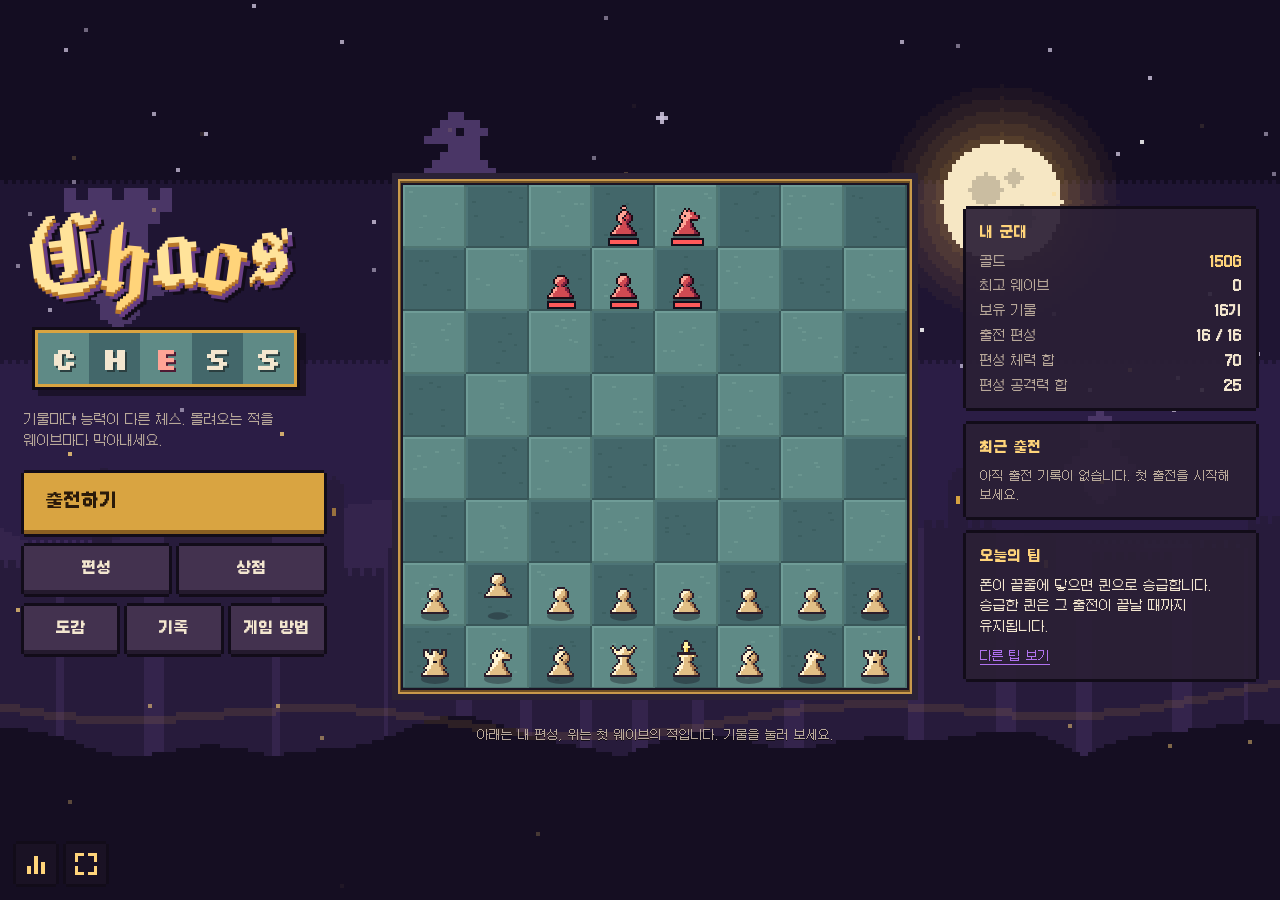
<file: index.html>
<!doctype html>
<html lang="ko">
<head>
  <meta charset="utf-8">
  <meta name="viewport" content="width=device-width, initial-scale=1, viewport-fit=cover">
  <title>Chaos Chess</title>
  <link rel="stylesheet" href="css/style.css?v=20261120034737">
</head>
<body>
  <div id="app">
    <!-- 메인 화면 -->
    <section id="home" class="screen">
      <div class="home-left">
        <h1 class="logo" aria-label="Chaos Chess">
          <span class="logo-chaos" aria-hidden="true"><span style="--r:-7deg;--y:-4px;--d:0.00s">C</span><span style="--r:5deg;--y:6px;--d:0.07s">h</span><span style="--r:-4deg;--y:-2px;--d:0.14s">a</span><span style="--r:8deg;--y:5px;--d:0.21s">o</span><span style="--r:-6deg;--y:-6px;--d:0.28s">s</span></span>
          <span class="logo-chess" aria-hidden="true"><i style="--d:0.45s">C</i><i style="--d:0.51s">H</i><i style="--d:0.57s">E</i><i style="--d:0.63s">S</i><i style="--d:0.69s">S</i></span>
        </h1>
        <p class="tagline">기물마다 능력이 다른 체스. 몰려오는 적을 웨이브마다 막아내세요.</p>
        <nav class="menu">
          <button class="btn btn-main" data-go="battle">출전하기</button>
          <div class="menu-row">
            <button class="btn" data-go="formation">편성</button>
            <button class="btn" data-go="shop">상점</button>
          </div>
          <div class="menu-row">
            <button class="btn" data-go="codex">도감</button>
            <button class="btn" data-go="records">기록</button>
            <button class="btn" data-go="help">게임 방법</button>
          </div>
        </nav>
        <p class="hint" id="home-hint"></p>
      </div>
      <div class="home-center">
        <div class="board-host" id="home-board"></div>
        <p class="caption">아래는 내 편성, 위는 첫 웨이브의 적입니다. 기물을 눌러 보세요.</p>
      </div>
      <aside class="home-right">
        <div class="panel">
          <h3>내 군대</h3>
          <dl class="kv" id="home-army"></dl>
        </div>
        <div class="panel">
          <h3>최근 출전</h3>
          <ol class="recent" id="home-recent"></ol>
        </div>
        <div class="panel tip">
          <h3>오늘의 팁</h3>
          <p id="home-tip"></p>
          <button class="link-btn" id="home-tip-next" data-sfx="select">다른 팁 보기</button>
        </div>
      </aside>
    </section>

    <!-- 상점 -->
    <section id="shop" class="screen" hidden>
      <header class="bar">
        <button class="btn btn-small" data-go="home">돌아가기</button>
        <h2>상점</h2>
        <div class="gold-pill"><span class="coin"></span><b id="shop-gold">0</b></div>
      </header>
      <div class="filters" id="shop-filters"></div>
      <div class="shop-grid" id="shop-grid"></div>
    </section>

    <!-- 편성 -->
    <section id="formation" class="screen" hidden>
      <header class="bar">
        <button class="btn btn-small" data-go="home">돌아가기</button>
        <h2>편성</h2>
        <div class="gold-pill"><span class="coin"></span><b id="form-gold">0</b></div>
      </header>
      <p class="sub">위가 앞줄, 아래가 뒷줄입니다. 기물을 고른 뒤 칸을 누르면 배치됩니다. 배치된 기물끼리는 자리가 바뀝니다.</p>
      <div class="form-layout">
        <div class="form-main">
          <div class="form-board" id="form-board"></div>
          <div class="form-tools">
            <span id="form-count"></span>
            <button class="btn btn-small" id="form-unplace" disabled>빼기</button>
            <button class="btn btn-small btn-warn" id="form-sell" disabled>판매</button>
            <button class="btn btn-small" id="form-auto">자동 편성</button>
          </div>
          <div class="panel">
            <h3>편성 요약</h3>
            <div class="form-summary" id="form-summary"></div>
          </div>
        </div>
        <div class="form-side">
          <h3 class="roster-title">대기 중인 기물</h3>
          <div class="roster" id="form-roster"></div>
          <div class="detail" id="form-detail"></div>
        </div>
      </div>
    </section>

    <!-- 도감 -->
    <section id="codex" class="screen" hidden>
      <header class="bar">
        <button class="btn btn-small" data-go="home">돌아가기</button>
        <h2>도감</h2>
        <div class="gold-pill" id="codex-count"></div>
      </header>
      <div class="filters" id="codex-filters"></div>
      <div class="codex-layout">
        <div class="codex-grid" id="codex-grid"></div>
        <article class="codex-detail panel" id="codex-detail"></article>
      </div>
    </section>

    <!-- 기록 -->
    <section id="records" class="screen" hidden>
      <header class="bar">
        <button class="btn btn-small" data-go="home">돌아가기</button>
        <h2>기록</h2>
        <div class="gold-pill"><span class="coin"></span><b id="records-gold">0</b></div>
      </header>
      <div class="tiles" id="records-tiles"></div>
      <div class="records-layout">
        <div class="panel">
          <h3>출전 이력</h3>
          <ol class="history" id="records-history"></ol>
        </div>
        <div class="panel">
          <h3>가장 많이 쓴 기물</h3>
          <ol class="favorites" id="records-army"></ol>
        </div>
      </div>
    </section>

    <!-- 게임 방법 -->
    <section id="help" class="screen" hidden>
      <header class="bar">
        <button class="btn btn-small" data-go="home">돌아가기</button>
        <h2>게임 방법</h2>
      </header>
      <div class="help-grid" id="help-grid"></div>
    </section>

    <!-- 전투 -->
    <section id="battle" class="screen" hidden>
      <header class="bar battle-bar">
        <button class="btn btn-small" id="btn-retreat">귀환</button>
        <div class="wave-tag" id="wave-tag">웨이브 1</div>
        <div class="turn-tag" id="turn-tag">나의 차례</div>
        <div class="gold-pill"><span class="coin"></span><b id="battle-gold">0</b></div>
      </header>
      <div class="wave-strip" id="wave-strip"></div>
      <div class="battle-main">
        <aside class="side side-left">
          <div class="panel roster-panel">
            <h3>아군 <span id="ally-count"></span></h3>
            <ul class="unit-list" id="ally-list"></ul>
          </div>
        </aside>
        <div class="board-host" id="battle-board">
          <div class="banner" id="banner" hidden></div>
        </div>
        <aside class="side">
          <div class="unit-card" id="unit-card"><p class="muted">기물을 누르면 정보가 나옵니다.</p></div>
          <div class="side-actions">
            <button class="btn btn-main" id="btn-next-wave" hidden>다음 웨이브 시작</button>
            <button class="btn btn-small" id="btn-pass">턴 넘기기</button>
            <button class="btn btn-small toggle" id="btn-threat" aria-pressed="false" title="적이 다음 턴에 공격할 수 있는 내 기물 표시 (T)">위협 범위</button>
            <button class="btn btn-small" id="btn-speed" title="연출 속도 (S)">속도 1배</button>
          </div>
          <div class="panel roster-panel">
            <h3>적 <span id="enemy-count"></span></h3>
            <ul class="unit-list enemy" id="enemy-list"></ul>
          </div>
          <ol class="log" id="log"></ol>
        </aside>
      </div>
      <div class="action-menu" id="action-menu" hidden></div>
    </section>

    <button class="fs-btn" id="fs-btn" aria-label="전체화면" data-sfx="click"><i></i><i></i><i></i><i></i></button>
    <button class="sound-btn" id="sound-btn" aria-label="소리 설정" data-sfx="none"><i></i><i></i><i></i></button>
    <div class="sound-panel" id="sound-panel" hidden>
      <label>배경음악 <input type="range" id="vol-music" min="0" max="100"></label>
      <label>효과음 <input type="range" id="vol-sfx" min="0" max="100"></label>
      <label class="mute"><input type="checkbox" id="vol-mute"> 소리 끄기</label>
    </div>
    <div class="modal" id="modal" hidden><div class="modal-box" id="modal-box"></div></div>
    <div class="toast" id="toast" hidden></div>
  </div>
  <script type="importmap" id="versions">
{
  "imports": {
    "./js/audio.js": "./js/audio.js?v=20261120034737",
    "./js/data/pieces.js": "./js/data/pieces.js?v=20261120034737",
    "./js/data/waves.js": "./js/data/waves.js?v=20261120034737",
    "./js/fullscreen.js": "./js/fullscreen.js?v=20261120034737",
    "./js/fx/effects.js": "./js/fx/effects.js?v=20261120034737",
    "./js/game/ai.js": "./js/game/ai.js?v=20261120034737",
    "./js/game/battle.js": "./js/game/battle.js?v=20261120034737",
    "./js/main.js": "./js/main.js?v=20261120034737",
    "./js/render/anim.js": "./js/render/anim.js?v=20261120034737",
    "./js/render/backdrop.js": "./js/render/backdrop.js?v=20261120034737",
    "./js/render/board-view.js": "./js/render/board-view.js?v=20261120034737",
    "./js/render/sprites.js": "./js/render/sprites.js?v=20261120034737",
    "./js/save.js": "./js/save.js?v=20261120034737",
    "./js/ui/battle.js": "./js/ui/battle.js?v=20261120034737",
    "./js/ui/common.js": "./js/ui/common.js?v=20261120034737",
    "./js/ui/formation.js": "./js/ui/formation.js?v=20261120034737",
    "./js/ui/pages.js": "./js/ui/pages.js?v=20261120034737",
    "./js/ui/shop.js": "./js/ui/shop.js?v=20261120034737",
    "./js/ui/transition.js": "./js/ui/transition.js?v=20261120034737",
    "./lib/pixelfx/core/act.js": "./lib/pixelfx/core/act.js?v=20261120034737",
    "./lib/pixelfx/core/actor.js": "./lib/pixelfx/core/actor.js?v=20261120034737",
    "./lib/pixelfx/core/chain.js": "./lib/pixelfx/core/chain.js?v=20261120034737",
    "./lib/pixelfx/core/color.js": "./lib/pixelfx/core/color.js?v=20261120034737",
    "./lib/pixelfx/core/font.js": "./lib/pixelfx/core/font.js?v=20261120034737",
    "./lib/pixelfx/core/fx.js": "./lib/pixelfx/core/fx.js?v=20261120034737",
    "./lib/pixelfx/core/index.js": "./lib/pixelfx/core/index.js?v=20261120034737",
    "./lib/pixelfx/core/math.js": "./lib/pixelfx/core/math.js?v=20261120034737",
    "./lib/pixelfx/core/painter.js": "./lib/pixelfx/core/painter.js?v=20261120034737",
    "./lib/pixelfx/core/particles.js": "./lib/pixelfx/core/particles.js?v=20261120034737",
    "./lib/pixelfx/core/poses.js": "./lib/pixelfx/core/poses.js?v=20261120034737",
    "./lib/pixelfx/core/rig.js": "./lib/pixelfx/core/rig.js?v=20261120034737",
    "./lib/pixelfx/core/scene.js": "./lib/pixelfx/core/scene.js?v=20261120034737",
    "./lib/pixelfx/core/shapes.js": "./lib/pixelfx/core/shapes.js?v=20261120034737",
    "./lib/pixelfx/core/sim.js": "./lib/pixelfx/core/sim.js?v=20261120034737"
  }
}
</script>
  <script type="module" src="js/main.js?v=20261120034737"></script>
</body>
</html>
</file>
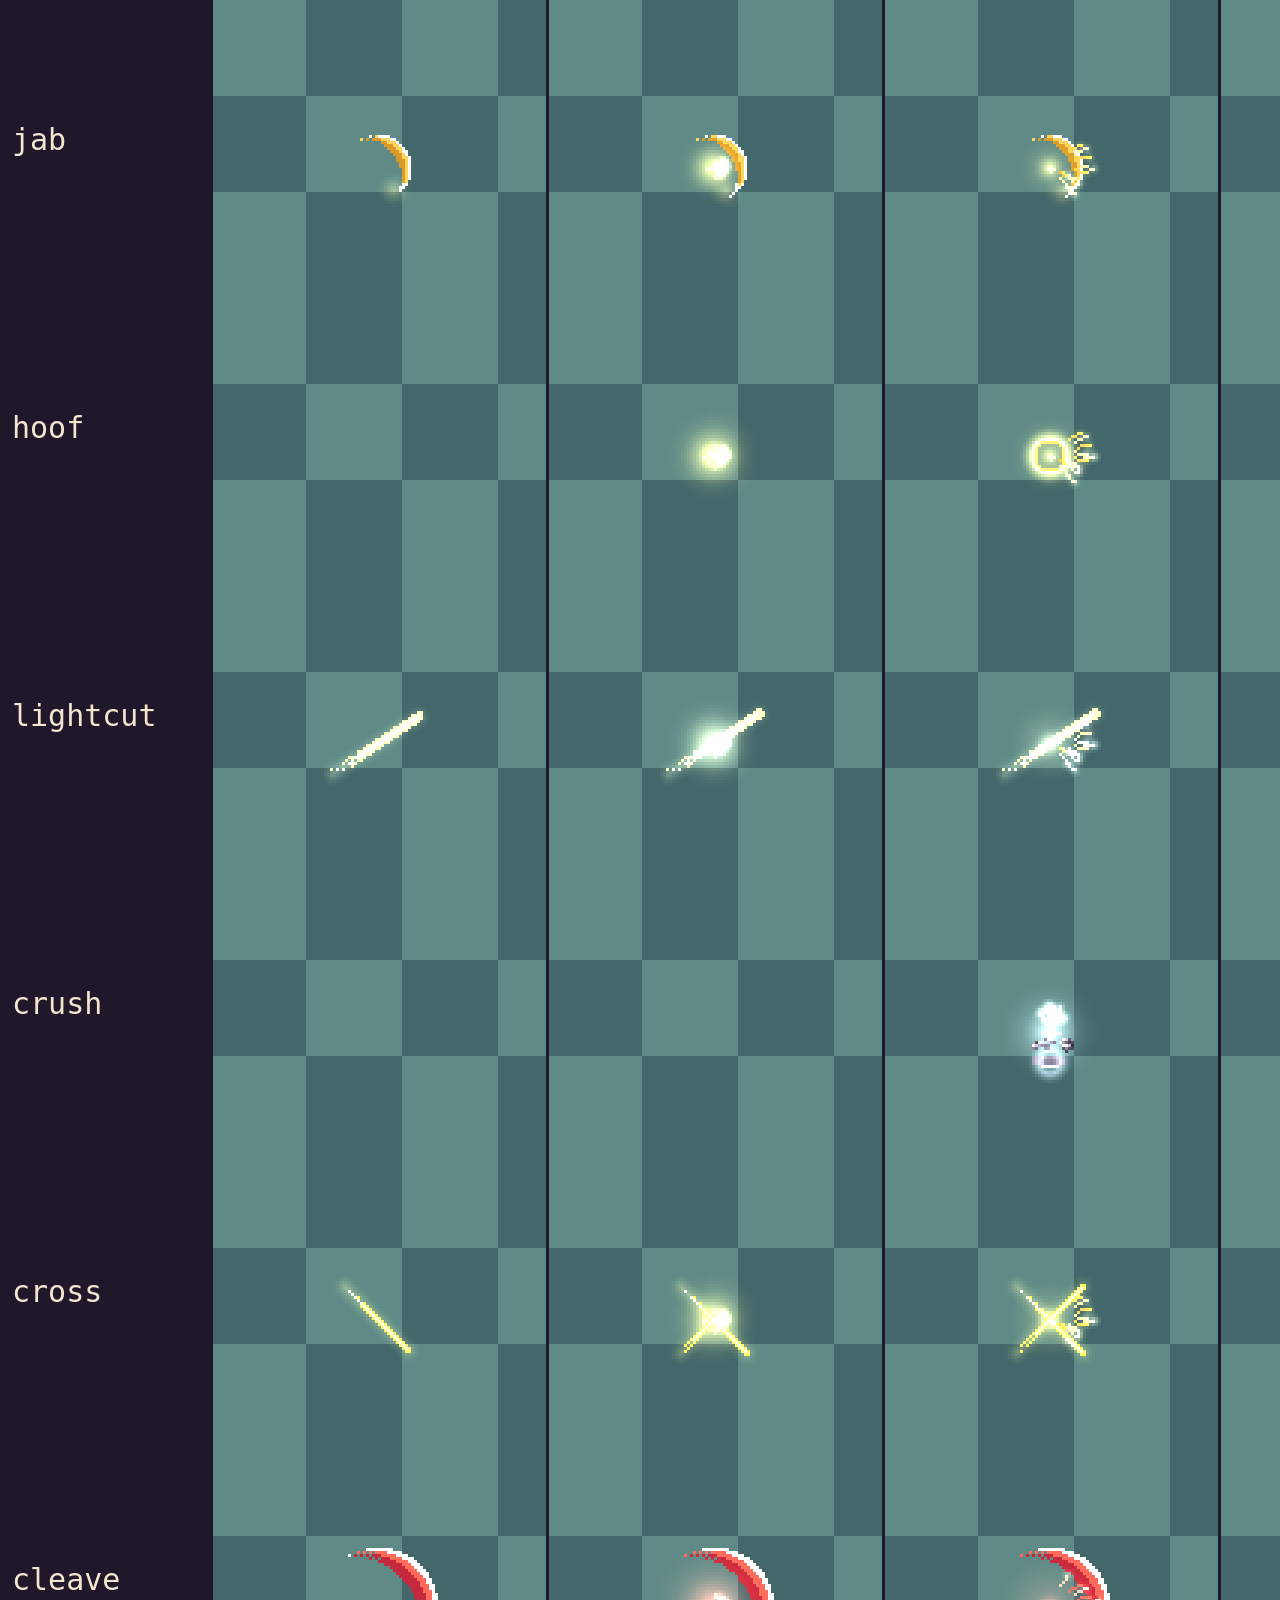
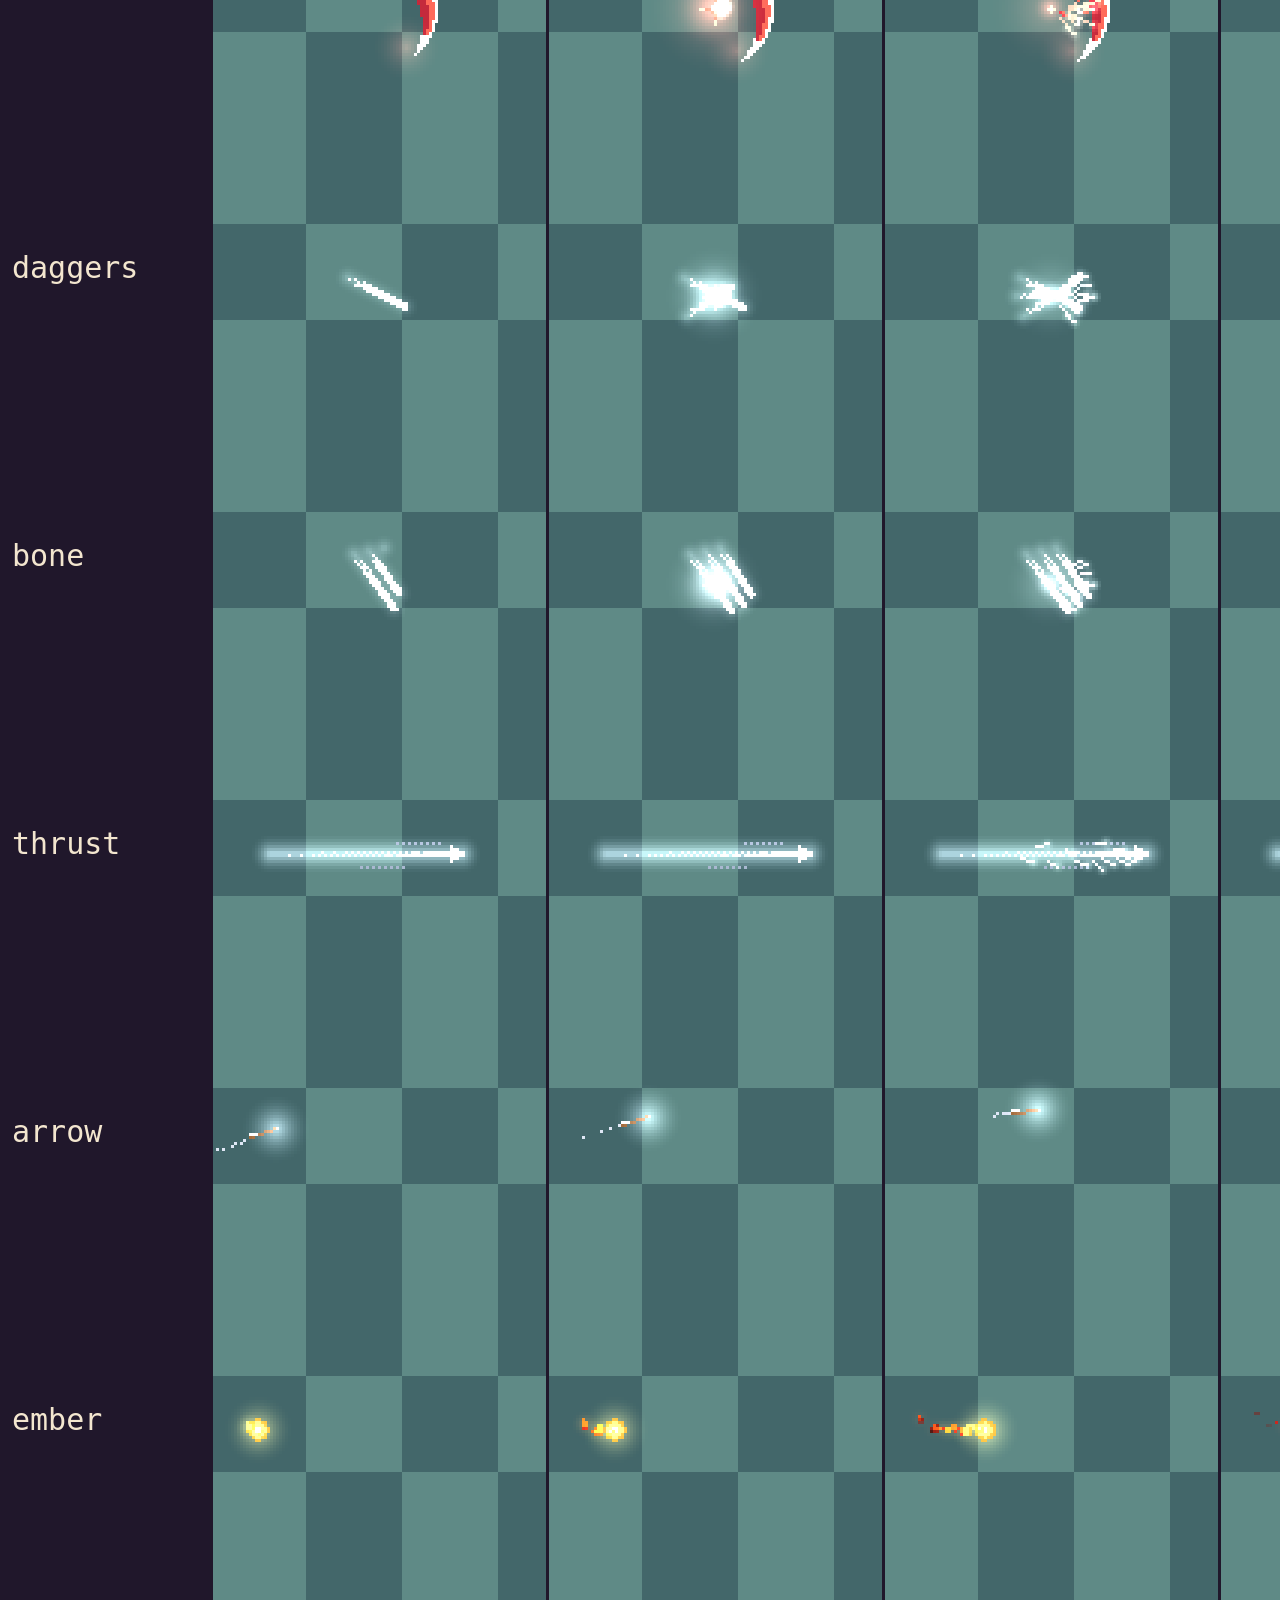
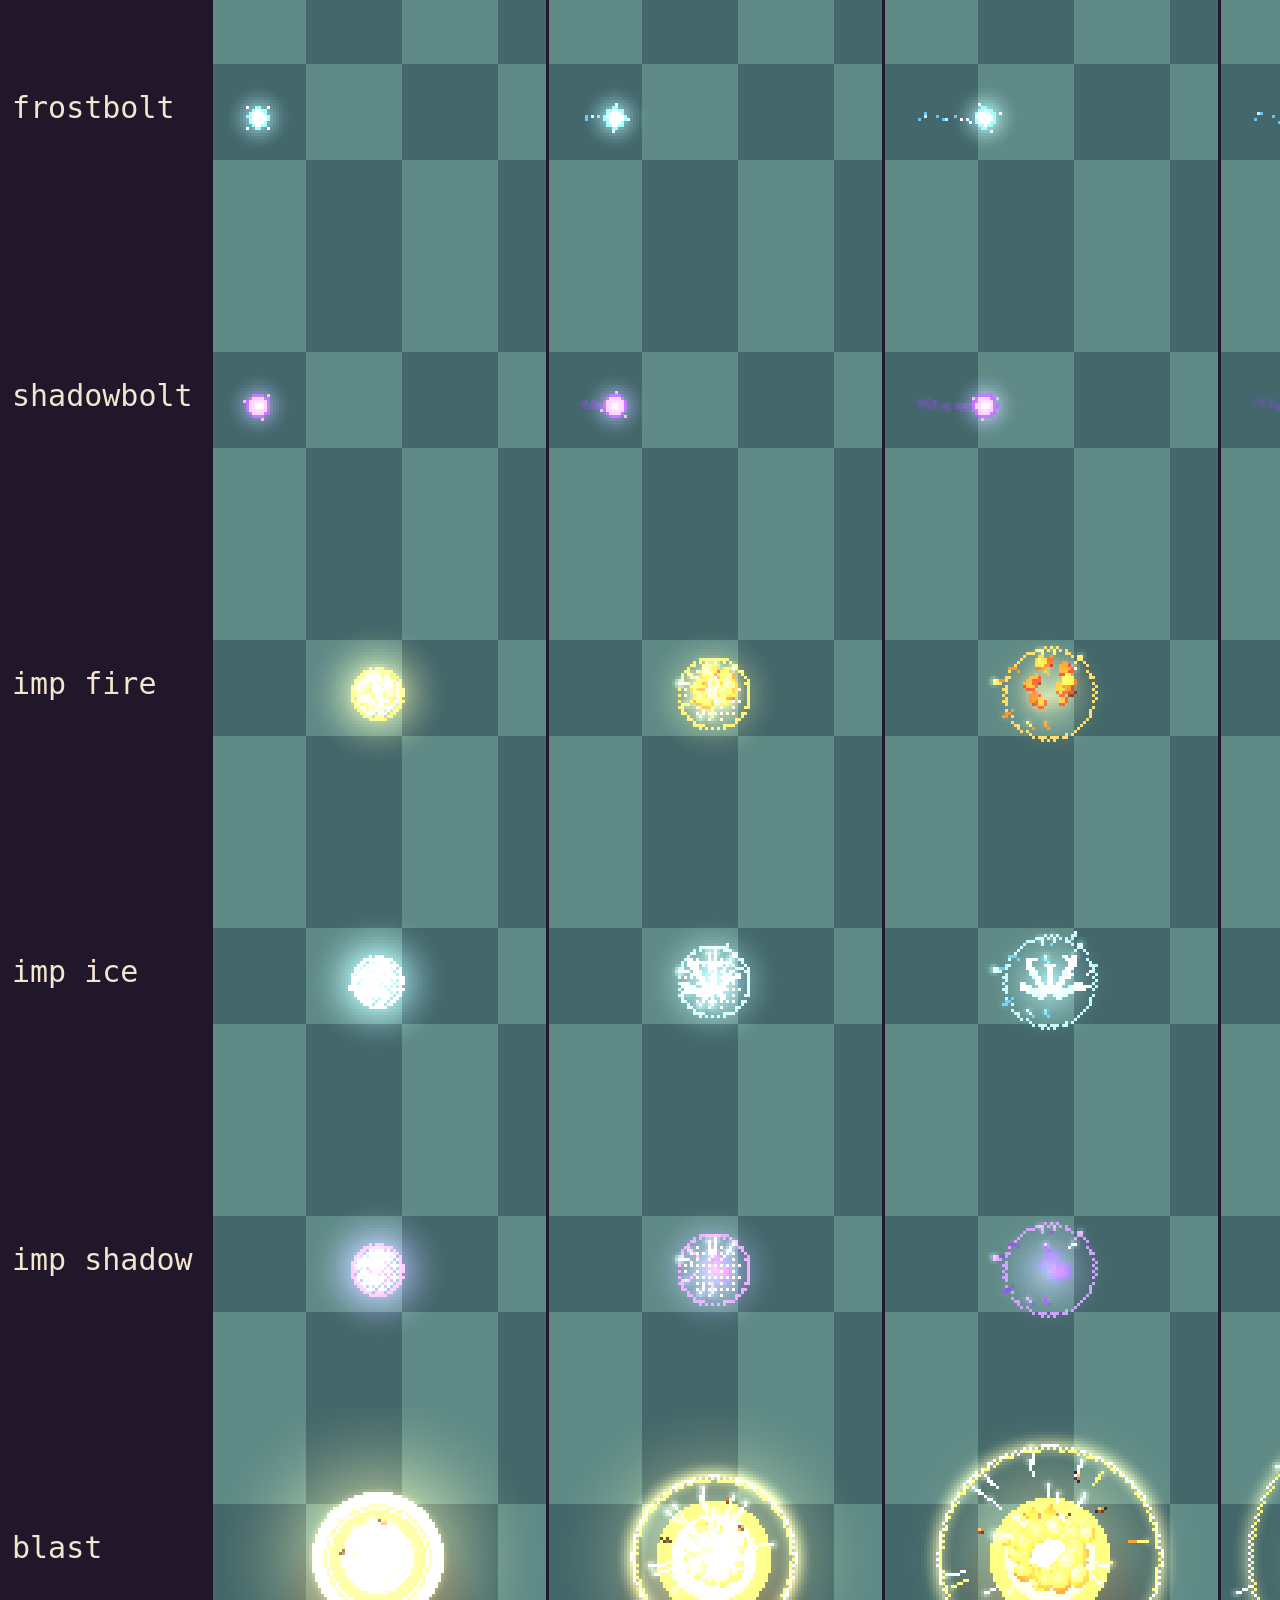
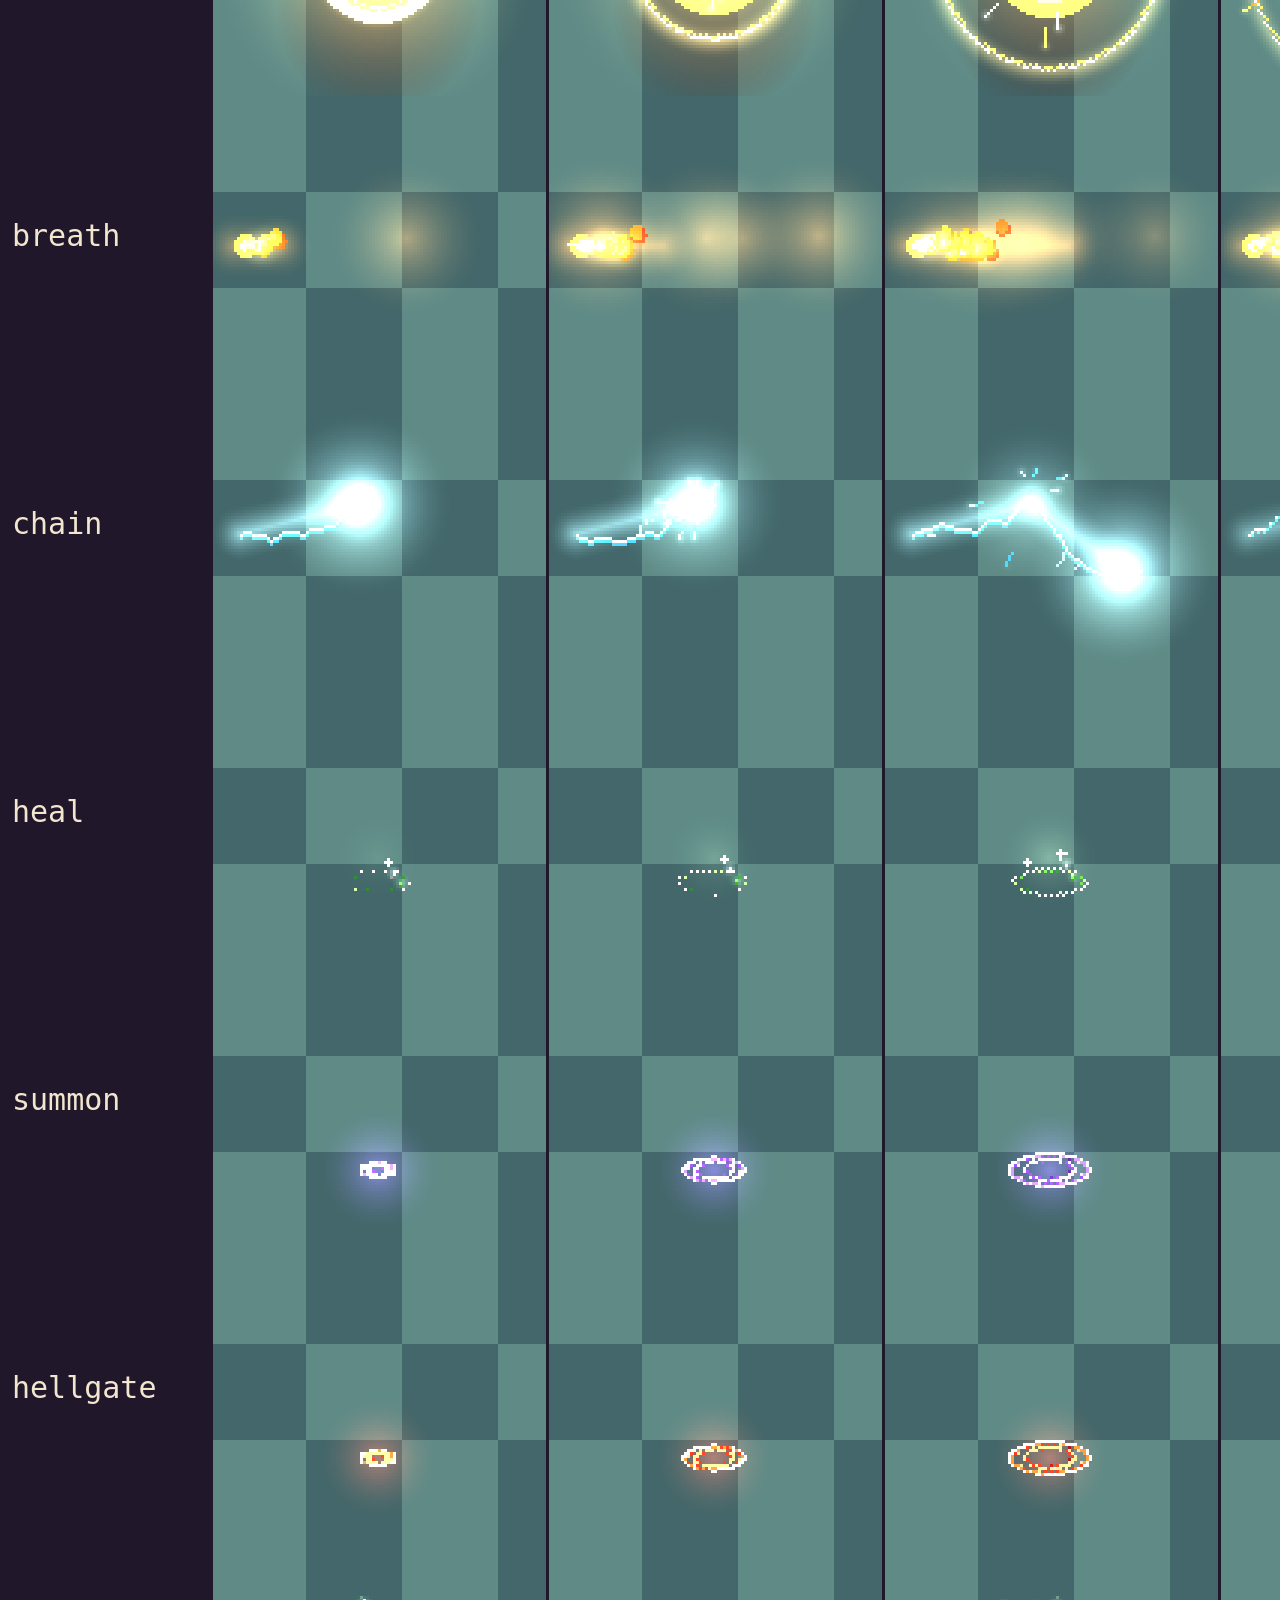
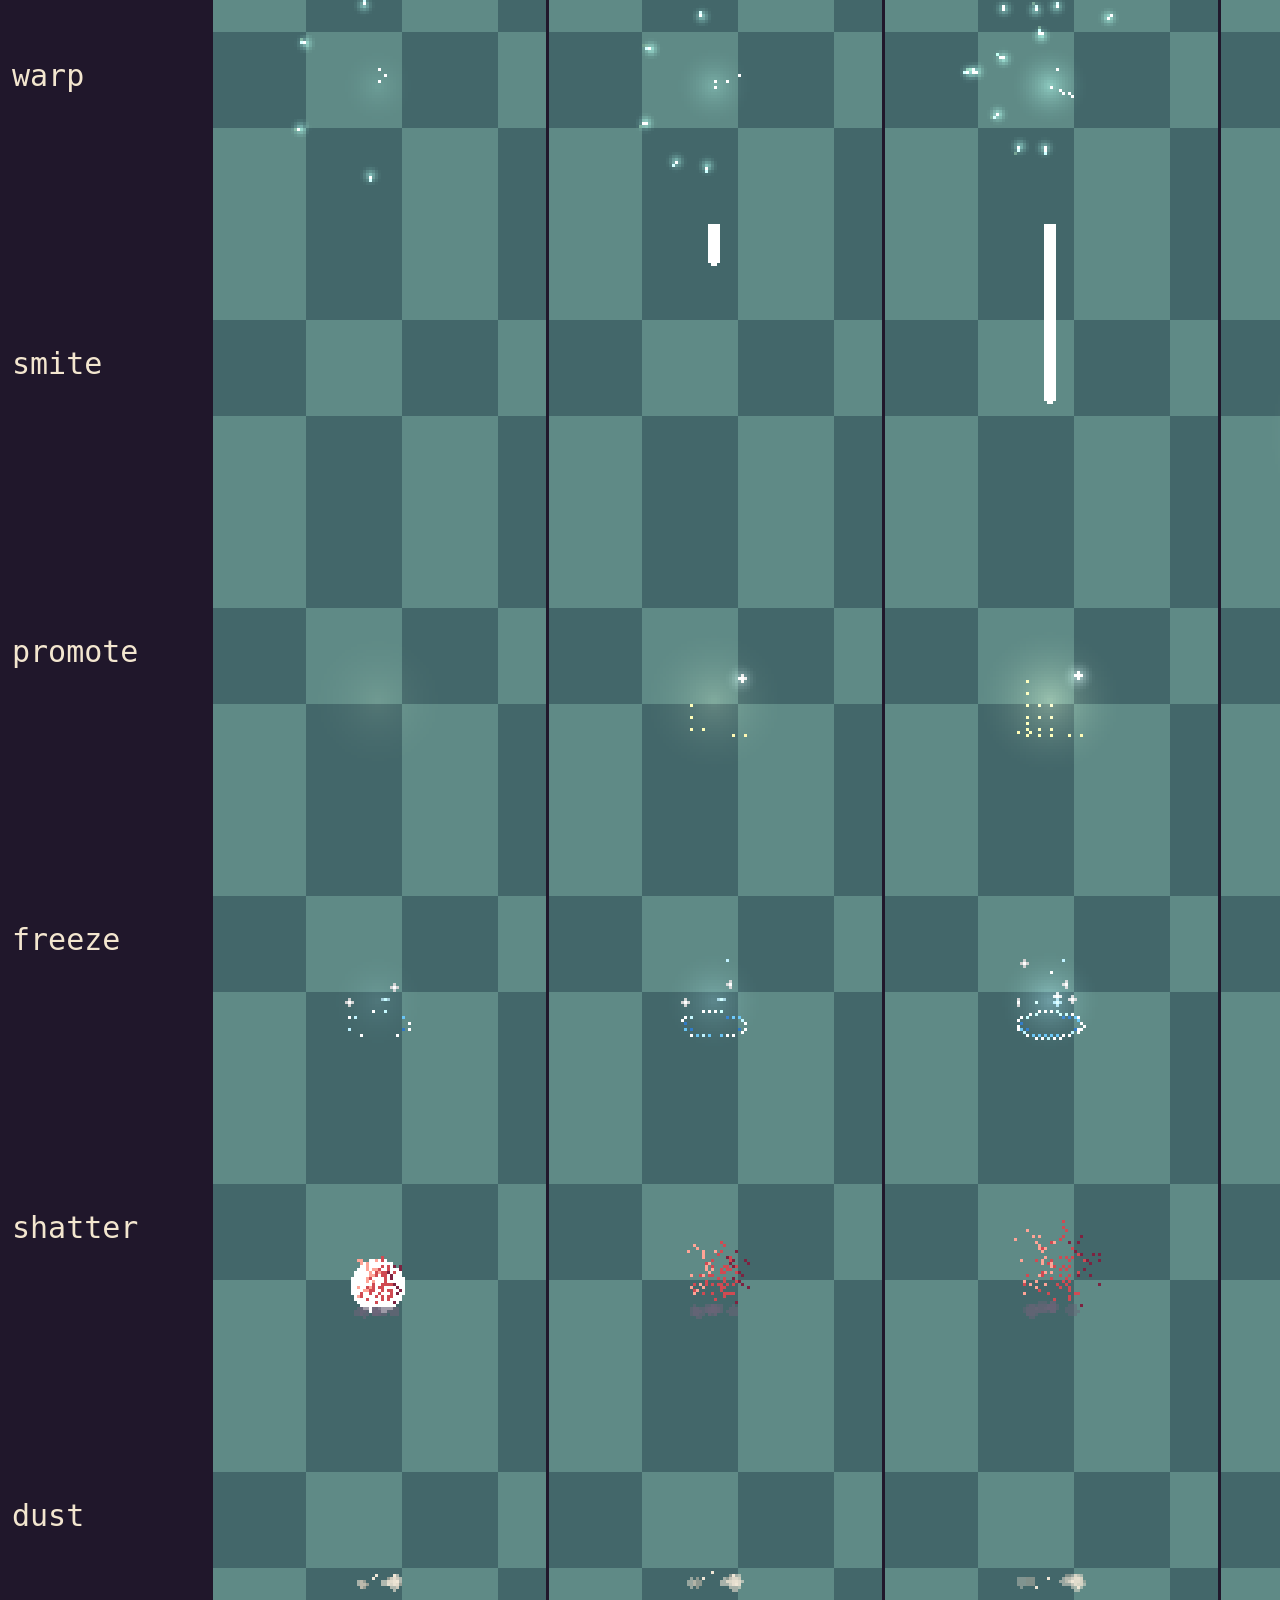
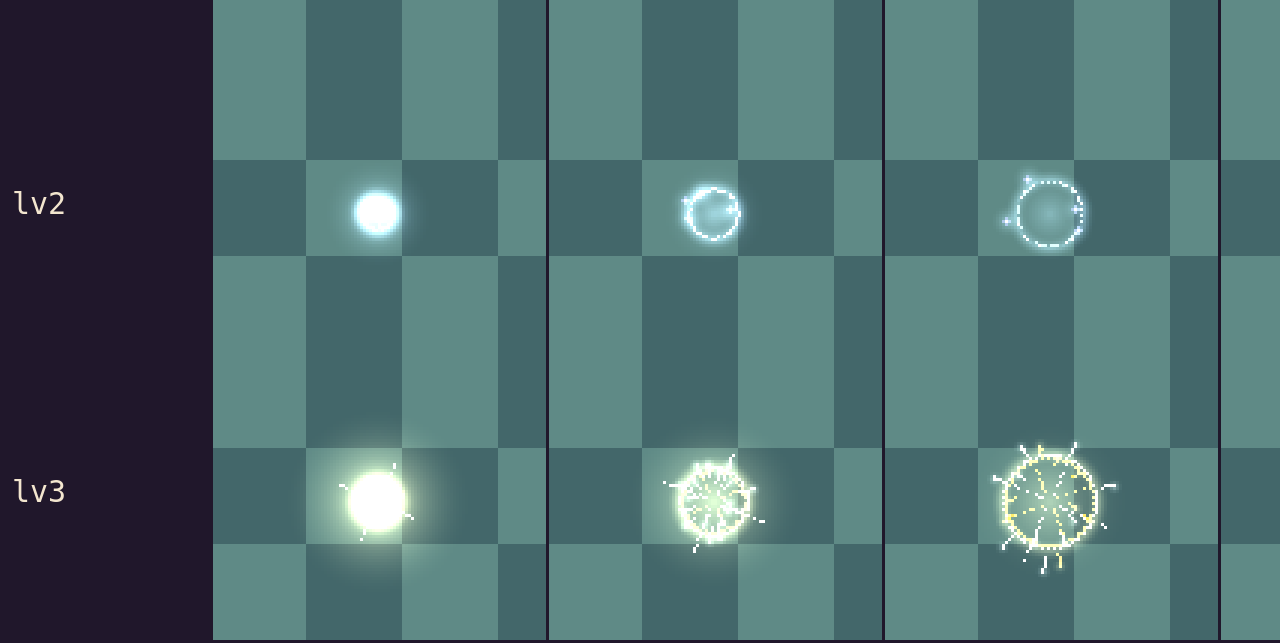
<file: dev/fx.html>
<!doctype html>
<meta charset="utf-8">
<title>FX contact sheet</title>
<body style="background:#20172b;margin:0;color:#f3e6cf;font:12px monospace">
<canvas id="c"></canvas>
<script type="module">
import { createFrame, clearFrame, createFx } from "../lib/pixelfx/core/index.js";
import * as FX from "../js/fx/effects.js";
import { sprite } from "../js/render/sprites.js";

const params = new URLSearchParams(location.search);
const PW = 112, PH = 96, Z = 3;
const TIMES = (params.get("t") ?? "0.04,0.08,0.14,0.22,0.35,0.55,0.8,1.1").split(",").map(Number);
const S = (mod, o, label) => ({ mod, o, label });
const ROWS = [
  S(FX.strike, { style: "arc", palette: FX.PALS.gold, size: 0.75, x: 56, y: 56 }, "jab"),
  S(FX.strike, { style: "ring", palette: FX.PALS.gold, x: 56, y: 56 }, "hoof"),
  S(FX.strike, { style: "line", palette: FX.PALS.holy, x: 56, y: 56 }, "lightcut"),
  S(FX.strike, { style: "slam", palette: FX.PALS.steel, size: 1.1, x: 56, y: 56 }, "crush"),
  S(FX.strike, { style: "cross", palette: FX.PALS.gold, x: 56, y: 56 }, "cross"),
  S(FX.strike, { style: "arc", palette: FX.PALS.blood, size: 1.35, x: 56, y: 56 }, "cleave"),
  S(FX.strike, { style: "triple", palette: FX.PALS.steel, x: 56, y: 56 }, "daggers"),
  S(FX.strike, { style: "claw", palette: FX.PALS.bone, x: 56, y: 56 }, "bone"),
  S(FX.thrust, { x: 14, y: 50, len: 64 }, "thrust"),
  S(FX.projectile, { x: 10, y: 50, dx: 90, dy: 0, kind: "arrow", palette: FX.PALS.steel, time: 0.3 }, "arrow"),
  S(FX.projectile, { x: 10, y: 50, dx: 90, dy: 0, kind: "ember", time: 0.4 }, "ember"),
  S(FX.projectile, { x: 10, y: 50, dx: 90, dy: 0, kind: "frost", palette: FX.PALS.ice, time: 0.4 }, "frostbolt"),
  S(FX.projectile, { x: 10, y: 50, dx: 90, dy: 0, kind: "shadow", palette: FX.PALS.shadow, time: 0.4 }, "shadowbolt"),
  S(FX.impact, { kind: "fire", x: 56, y: 50 }, "imp fire"),
  S(FX.impact, { kind: "ice", palette: FX.PALS.ice, x: 56, y: 50 }, "imp ice"),
  S(FX.impact, { kind: "shadow", palette: FX.PALS.shadow, x: 56, y: 50 }, "imp shadow"),
  S(FX.blast, { x: 56, y: 50 }, "blast"),
  S(FX.breath, { x: 8, y: 50, len: 96 }, "breath"),
  S(FX.chain, { x: 10, y: 50, path: [[0, 0], [40, -10], [70, 12], [95, -4]] }, "chain"),
  S(FX.healFx, { x: 56, y: 70 }, "heal"),
  S(FX.summon, { x: 56, y: 70, palette: FX.PALS.shadow }, "summon"),
  S(FX.summon, { x: 56, y: 70, palette: FX.PALS.hell }, "hellgate"),
  S(FX.warp, { x: 56, y: 50 }, "warp"),
  S(FX.smite, { x: 56, y: 80 }, "smite"),
  S(FX.promote, { x: 56, y: 75 }, "promote"),
  S(FX.freeze, { x: 56, y: 75 }, "freeze"),
  S(FX.shatter, { x: 56, y: 75, pixels: sprite("rook", "enemy").pixels }, "shatter"),
  S(FX.dust, { x: 56, y: 70 }, "dust"),
  S(FX.levelBurst, { x: 56, y: 50, tier: 2 }, "lv2"),
  S(FX.levelBurst, { x: 56, y: 50, tier: 3 }, "lv3"),
];
const only = params.get("only");
const rows = only ? ROWS.filter((r) => only.split(",").includes(r.label)) : ROWS;
const c = document.getElementById("c"), g = c.getContext("2d");
c.width = (TIMES.length * PW + 70) * Z; c.height = rows.length * PH * Z;
g.imageSmoothingEnabled = false;
const frame = createFrame(PW, PH), off = document.createElement("canvas");
off.width = PW; off.height = PH;
const og = off.getContext("2d"), img = og.createImageData(PW, PH), u32 = new Uint32Array(img.data.buffer);
rows.forEach((r, ri) => {
  g.fillStyle = "#f3e6cf"; g.font = `${10 * Z}px monospace`;
  g.fillText(r.label, 4 * Z, (ri * PH + 50) * Z);
  TIMES.forEach((T, ti) => {
    const fx = createFx(r.mod, { seed: 3, ...r.o });
    let t = 0; while (t < T - 1e-6) { const dt = Math.min(1 / 60, T - t); fx.update(dt); t += dt; }
    clearFrame(frame);
    fx.draw(frame);
    // 배경 + 색 + 빛 (빛은 더하기)
    for (let i = 0; i < PW * PH; i++) {
      const x = i % PW, y = (i / PW) | 0;
      const bg = ((x >> 5) + (y >> 5)) % 2 ? [0x43, 0x67, 0x6a] : [0x5f, 0x8a, 0x86];
      const col = frame.color[i], a = (col >>> 24) / 255;
      let R = bg[0] * (1 - a) + (col & 255) * a, G = bg[1] * (1 - a) + ((col >>> 8) & 255) * a, B = bg[2] * (1 - a) + ((col >>> 16) & 255) * a;
      const l = frame.light[i];
      R += l & 255; G += (l >>> 8) & 255; B += (l >>> 16) & 255;
      u32[i] = (255 << 24) | (Math.min(255, B) << 16) | (Math.min(255, G) << 8) | Math.min(255, R);
    }
    og.putImageData(img, 0, 0);
    g.drawImage(off, (70 + ti * PW) * Z, ri * PH * Z, PW * Z, PH * Z);
    g.fillStyle = "#20172b"; g.fillRect((70 + ti * PW) * Z, ri * PH * Z, Z, PH * Z);
  });
});
document.title = "done";
</script>
</body>
</file>
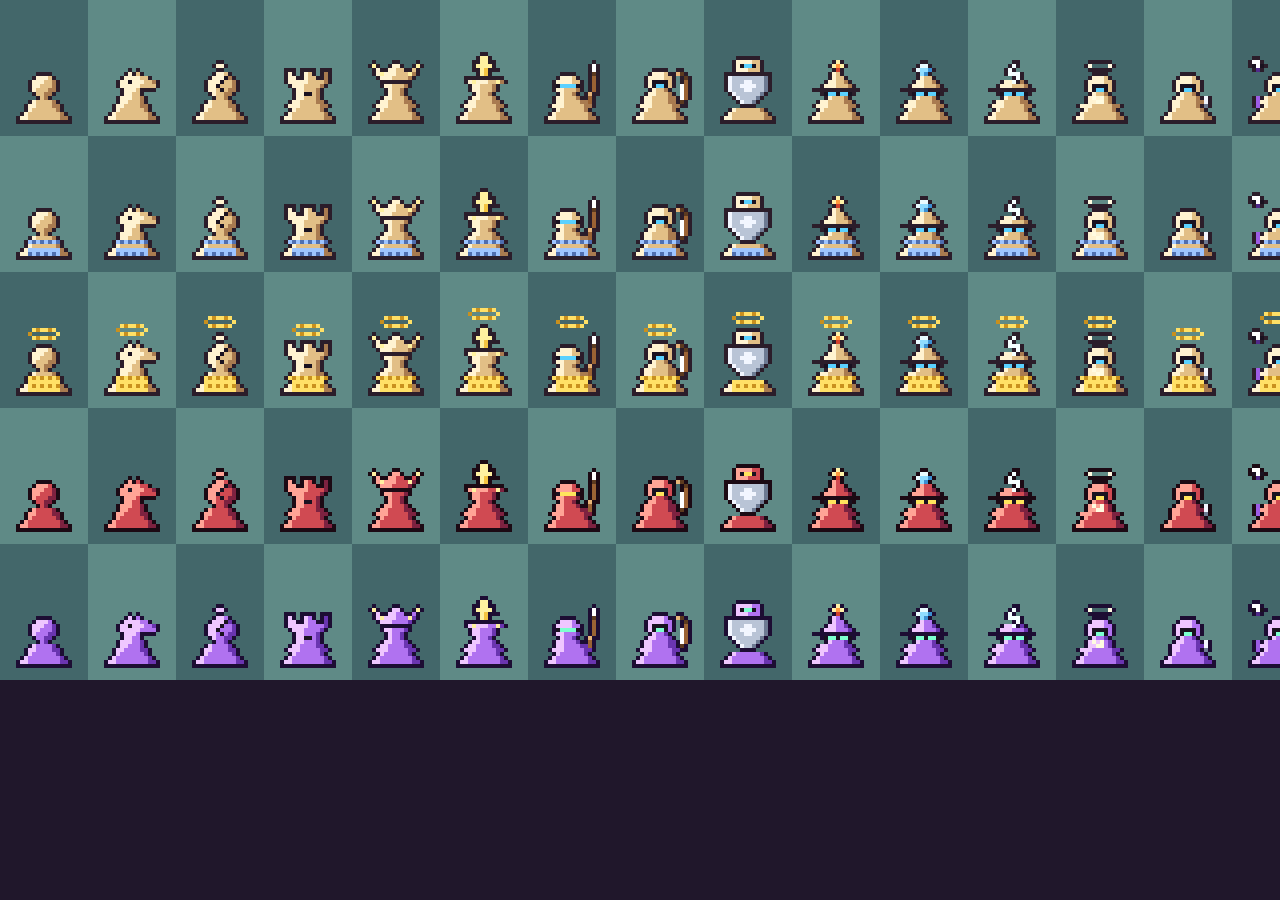
<file: dev/sprites.html>
<!doctype html>
<meta charset="utf-8">
<title>Sprite preview</title>
<body style="background:#20172b;margin:0">
<canvas id="c"></canvas>
<script type="module">
// 줄: 아군 Lv1, Lv2, Lv3, 적 Lv1, 소환 Lv1 (?keys=pawn,rook 로 일부만)
import { sprite, spriteKeys } from "../js/render/sprites.js";
const q = new URLSearchParams(location.search).get("keys");
const keys = q ? q.split(",") : spriteKeys;
const ROWS = [["ally", 1], ["ally", 2], ["ally", 3], ["enemy", 1], ["summon", 1]];
const c = document.getElementById("c"), g = c.getContext("2d"), Z = 4, CW = 22, CH = 34;
c.width = keys.length * CW * Z; c.height = ROWS.length * CH * Z;
g.imageSmoothingEnabled = false;
ROWS.forEach(([team, lv], r) => keys.forEach((k, i) => {
  const s = sprite(k, team, lv);
  g.fillStyle = (i + r) % 2 ? "#5f8a86" : "#43676a";
  g.fillRect(i * CW * Z, r * CH * Z, CW * Z, CH * Z);
  g.drawImage(s.img, (i * CW + CW / 2 - s.w / 2) * Z, (r * CH + CH - 2 - s.h) * Z, s.w * Z, s.h * Z);
}));
</script>
</body>
</file>
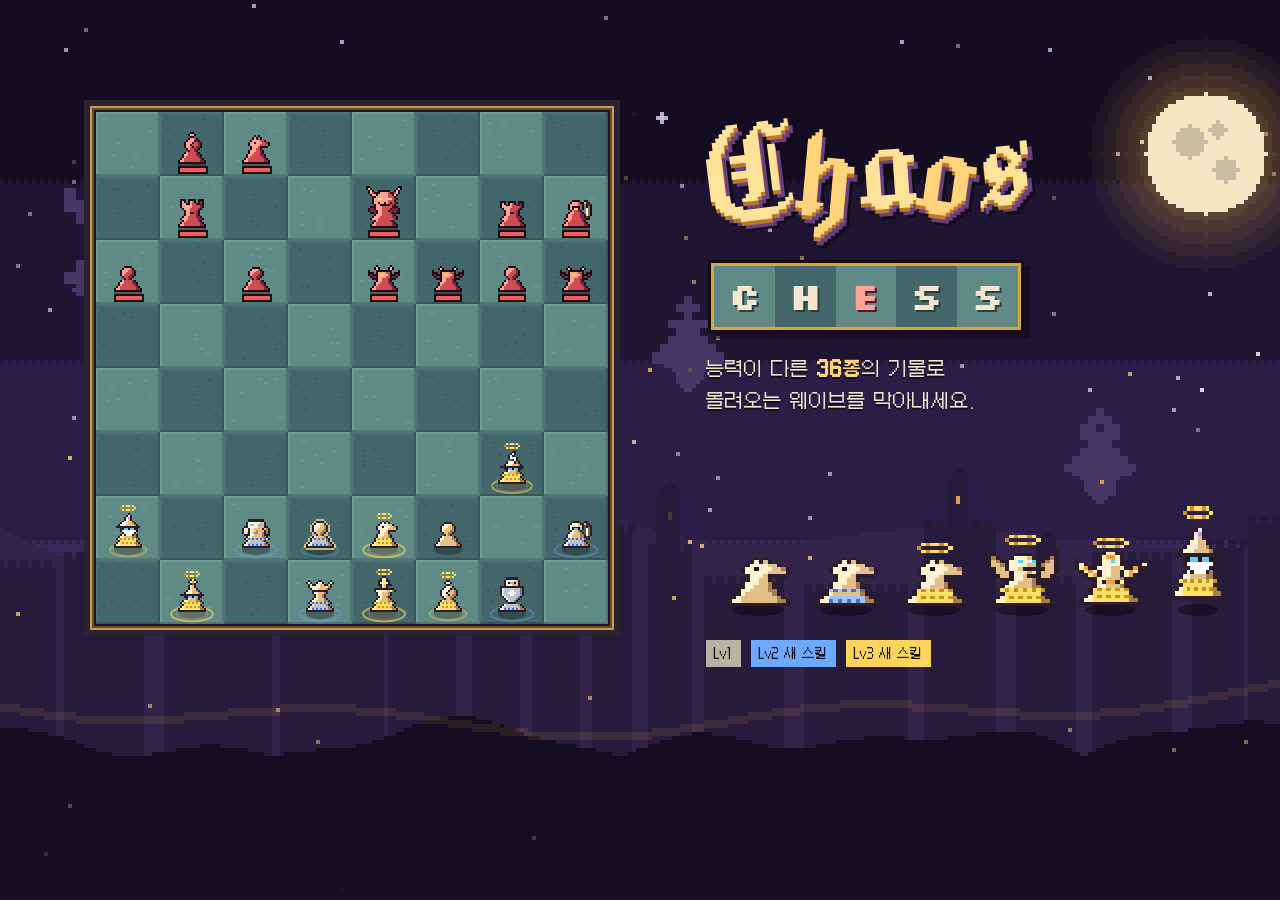
<file: dev/thumbnail.html>
<!doctype html>
<html lang="ko">
<head>
<meta charset="utf-8">
<title>Chaos Chess thumbnail</title>
<link rel="stylesheet" href="../css/style.css">
<style>
  /* 썸네일 촬영용: 시간을 직접 넘기며 캡처하므로 CSS 애니메이션은 끔 (JS로만 움직임) */
  *, *::before, *::after { animation: none !important; transition: none !important; }
  html, body { width: 1280px; height: 720px; overflow: hidden; }
  body { background: #120c19; }
  #stage { position: relative; width: 1280px; height: 720px; }
  #board { position: absolute; left: 64px; top: 68px; width: 576px; height: 584px; }
  #side { position: absolute; left: 700px; top: 92px; width: 540px; }
  .logo-chaos { font-size: 150px !important; }
  .logo-chess i { font-size: 38px !important; }
  .tag { font-family: "Galmuri11"; font-size: 19px; color: var(--bone); margin: 26px 0 0 6px; line-height: 1.7; text-shadow: 0 2px 0 var(--edge); }
  .tag b { color: var(--brass-hi); font-weight: 700; }
  #parade { position: absolute; left: 700px; top: 470px; image-rendering: pixelated; }
  .chips { position: absolute; left: 706px; top: 640px; display: flex; gap: 10px; }
  .chips span { font-family: "Galmuri9"; font-size: 13px; color: #12101a; padding: 3px 8px; }
</style>
</head>
<body>
<div id="stage">
  <div id="board" class="board-host"></div>
  <div id="side">
    <h1 class="logo" aria-label="Chaos Chess">
      <span class="logo-chaos" aria-hidden="true"><span style="--r:-7deg;--y:-4px">C</span><span style="--r:5deg;--y:6px">h</span><span style="--r:-4deg;--y:-2px">a</span><span style="--r:8deg;--y:5px">o</span><span style="--r:-6deg;--y:-6px">s</span></span>
      <span class="logo-chess" aria-hidden="true"><i>C</i><i>H</i><i>E</i><i>S</i><i>S</i></span>
    </h1>
    <p class="tag">능력이 다른 <b>36종</b>의 기물로<br>몰려오는 웨이브를 막아내세요.</p>
  </div>
  <canvas id="parade" width="540" height="150"></canvas>
  <div class="chips">
    <span style="background:#b9b2a3">Lv1</span>
    <span style="background:#6fa8ff">Lv2 새 스킬</span>
    <span style="background:#ffd45a">Lv3 새 스킬</span>
  </div>
</div>
<script type="module">
import { BoardView } from "../js/render/board-view.js";
import { initBackdrop, setBackdrop } from "../js/render/backdrop.js";
import { cover, reveal } from "../js/ui/transition.js";
import { sprite } from "../js/render/sprites.js";
import { createBattle, makeUnit, applyLevel, resolve, byId } from "../js/game/battle.js";

window.__moonPos = [0.94, 0.17];
initBackdrop();
const canvas = document.createElement("canvas");
document.getElementById("board").append(canvas);
const view = new BoardView(canvas);
view.quiet = true;

// ── 오른쪽 아래: Lv1 → Lv2 → Lv3 기물 행진 (JS로 통통 튐) ──
const parade = document.getElementById("parade"), pg = parade.getContext("2d");
pg.imageSmoothingEnabled = false;
const PARADE = [["knight", 1], ["knight", 2], ["knight", 3], ["dragon", 3], ["phoenix", 3], ["archmage", 3]];
function drawParade(t) {
  pg.clearRect(0, 0, parade.width, parade.height);
  PARADE.forEach(([k, lv], i) => {
    const s = sprite(k, "ally", lv), Z = 4;
    const ph = (t / 1000) * 3.2 - i * 0.55;
    const hop = Math.max(0, Math.sin(ph)) * 10;
    const sq = 1 + (hop < 1 ? 0.12 : -0.06);
    const w = s.w * Z * sq, hh = s.h * Z / sq, x = 14 + i * 88 + 44 - w / 2, y = 140 - hh - hop;
    pg.fillStyle = "rgba(10, 6, 16, .45)";
    pg.beginPath();
    pg.ellipse(14 + i * 88 + 44, 140, 26 - hop, 6, 0, 0, Math.PI * 2);
    pg.fill();
    pg.drawImage(s.img, Math.round(x), Math.round(y), Math.round(w), Math.round(hh));
  });
  requestAnimationFrame(drawParade);
}
requestAnimationFrame(drawParade);

// ── 장면 상태 ──
function build() {
  const s = createBattle({ wave: 10, seed: 3 });
  const A = (key, x, y, lv) => applyLevel(makeUnit(s, key, "ally", x, y), lv);
  const E = (key, x, y, hp, lv = 1) => {
    const u = applyLevel(makeUnit(s, key, "enemy", x, y), lv);
    if (hp) u.hp = u.maxHp = hp;
    return u;
  };
  const u = {
    king: A("king", 4, 7, 3), queen: A("queen", 3, 7, 2), golem: A("golem", 2, 6, 2), knight: A("knight", 4, 6, 3),
    pyro: A("pyro", 1, 7, 3), storm: A("storm", 6, 5, 3), archmage: A("archmage", 0, 6, 3), bishop: A("bishop", 5, 7, 3),
    archer: A("archer", 7, 6, 2), pawn1: A("pawn", 3, 6, 2), pawn2: A("pawn", 5, 6, 1), shield: A("shield", 6, 7, 2),
    demon: E("demon", 4, 1, 4, 1), imp: E("imp", 4, 2, 2), imp2: E("imp", 5, 2, 2), pawnE: E("pawn", 6, 2, 2),
    rookE: E("rook", 1, 1, 3), knightE: E("knight", 2, 0, 3), bishopE: E("bishop", 1, 0, 3), pawnE2: E("pawn", 2, 2, 3),
    archerE: E("archer", 7, 1, 2), skelE: E("pawn", 0, 2, 3), rookE2: E("rook", 6, 1, 2), impE3: E("imp", 7, 2, 2),
  };
  return { s, u };
}
let S;
function reset() {
  S = build();
  view.vps.clear();
  view.fx = [];
  view.sync(S.s, { snap: true });
}
reset();

const wait = (sec) => view.clock.wait(sec);
async function act(a) {
  const evs = resolve(S.s, a);
  await view.play(evs);
  view.sync(S.s);
}

window.__scene = async () => {
  window.__phase = "play";
  const beat = () => wait(0.45);
  const pick = async (unit) => {
    view.selected = unit.id;
    const vp = view.vps.get(unit.id);
    if (vp) (vp.sq.v = 0.8), (vp.sq.vel = 0);
    await wait(0.4);
    view.selected = null;
  };
  await wait(0.6);
  // 1) Lv3 나이트 돌격: 일직선으로 달려가 임프를 벰
  await pick(S.u.knight);
  await act({ kind: "ability", id: S.u.knight.id, x: 4, y: 2, ability: "dash" });
  await beat();
  // 2) 마왕의 지옥불 반격 (나이트의 가시가 되받아침)
  await act({ kind: "attack", id: S.u.demon.id, x: 4, y: 3, hits: [S.u.knight.id], dir: [0, 1] });
  await beat();
  // 3) 뇌전술사 연쇄 번개
  await pick(S.u.storm);
  await act({ kind: "attack", id: S.u.storm.id, x: 6, y: 2, hits: [S.u.pawnE.id], dir: [0, -1] });
  await beat();
  // 4) 화염술사 화염구: 오른쪽 무리
  await pick(S.u.pyro);
  await act({ kind: "ability", id: S.u.pyro.id, x: 6, y: 1, ability: "fireball" });
  await beat();
  // 5) 대마법사 운석: 왼쪽 무리를 한 번에
  await pick(S.u.archmage);
  await act({ kind: "ability", id: S.u.archmage.id, x: 1, y: 1, ability: "meteor" });
  await beat();
  // 6) 비숍 낙뢰로 마왕 마무리
  await pick(S.u.bishop);
  await act({ kind: "ability", id: S.u.bishop.id, x: 4, y: 1, ability: "thunder" });
  await wait(1.0);
  // 7) 체스판 전환으로 덮고 처음 장면으로 걷어 반복 재생이 이어지게
  await cover("board");
  reset();
  await reveal();
  window.__phase = "done";
};
window.__ready = true;
</script>
</body>
</html>
</file>
<file: css/style.css>
@font-face { font-family: "Galmuri14"; src: url("../fonts/Galmuri14.woff2") format("woff2"); font-display: swap; }
@font-face { font-family: "Galmuri11"; src: url("../fonts/Galmuri11.woff2") format("woff2"); font-display: swap; }
@font-face { font-family: "Galmuri11"; src: url("../fonts/Galmuri11-Bold.woff2") format("woff2"); font-weight: 700; font-display: swap; }
@font-face { font-family: "Jacquard24"; src: url("../fonts/Jacquard24.woff2") format("woff2"); font-display: block; }
@font-face { font-family: "Silkscreen"; src: url("../fonts/Silkscreen-Bold.woff2") format("woff2"); font-weight: 700; font-display: block; }
@font-face { font-family: "Galmuri9"; src: url("../fonts/Galmuri9.woff2") format("woff2"); font-display: swap; }

:root {
  --bg: #241a30;
  --bg-deep: #1a1224;
  --panel: #33263f;
  --panel-hi: #43324f;
  --edge: #120c19;
  --brass: #d9a441;
  --brass-hi: #ffd47a;
  --brass-lo: #8a5f22;
  --bone: #f3e6cf;
  --bone-dim: #b9a99a;
  --teal: #5f8a86;
  --ember: #ff6a5a;
  --violet: #b072f0;
  --leaf: #8fe36a;
  --spring: cubic-bezier(.34, 1.56, .64, 1);
  --squish: cubic-bezier(.5, -0.4, .3, 1.6);
}

* { box-sizing: border-box; }
html, body { margin: 0; height: 100%; }
body {
  background: var(--bg);
  color: var(--bone);
  font: 13px/1.6 "Galmuri11", system-ui, sans-serif;
  -webkit-font-smoothing: none;
  word-break: keep-all;
  overflow-x: hidden;
}
button { font: inherit; color: inherit; }
[hidden] { display: none !important; }

#app { min-height: 100vh; }
.backdrop { position: fixed; inset: 0; width: 100vw; height: 100vh; z-index: -1; image-rendering: pixelated; pointer-events: none; }
.screen { min-height: 100vh; padding: 20px 24px 32px; max-width: 1320px; margin: 0 auto; animation: screen-in .35s var(--spring); }
@keyframes screen-in { from { opacity: 0; transform: translateY(10px) scale(.985); } }

/* ── 픽셀 테두리 ─────────────────────────────────────────── */
.pix, .btn, .unit-card, .card, .modal-box, .gold-pill, .slot, .roster-item, .detail, .action-menu, .banner, .log, .panel, .tile, .codex-item, .wave-strip {
  box-shadow: 0 -3px 0 0 var(--edge), 0 3px 0 0 var(--edge), -3px 0 0 0 var(--edge), 3px 0 0 0 var(--edge);
}

/* ── 버튼 ──────────────────────────────────────────────────── */
.btn {
  background: var(--panel-hi);
  border: 0;
  border-bottom: 4px solid #241a2e;
  padding: 10px 18px;
  font-family: "Galmuri11";
  font-weight: 700;
  font-size: 15px;
  cursor: pointer;
  transition: transform .18s var(--spring), background-color .12s;
  position: relative;
}
.btn:hover:not(:disabled) { transform: translateY(-2px) scale(1.03); background: #55406a; }
.btn:active:not(:disabled) { transform: translateY(2px) scale(.97); border-bottom-width: 1px; margin-top: 3px; margin-bottom: -3px; transition-duration: .05s; }
.btn:focus-visible { outline: 2px solid var(--brass-hi); outline-offset: 5px; }
.btn:disabled { opacity: .45; cursor: default; }
.btn-main { background: var(--brass); color: #2a1a0a; border-bottom-color: var(--brass-lo); }
.btn-main:hover:not(:disabled) { background: var(--brass-hi); }
.btn-warn { background: #7a2a3a; }
.btn-warn:hover:not(:disabled) { background: #9a3448; }
.btn-small { padding: 6px 12px; font-size: 13px; }

/* ── 메인 ──────────────────────────────────────────────────── */
#home { display: grid; grid-template-columns: minmax(250px, 320px) minmax(0, 1fr) minmax(240px, 290px); gap: 28px; align-items: center; }
.home-center { display: flex; flex-direction: column; align-items: center; gap: 10px; }
.caption { color: var(--bone-dim); font-size: 12px; margin: 0; text-shadow: 0 1px 0 var(--edge); }
.home-right { display: flex; flex-direction: column; gap: 16px; }
.panel { background: rgba(43, 32, 54, .92); padding: 12px 14px; }
.panel h3 { margin: 0 0 8px; font-family: "Galmuri11"; font-size: 14px; color: var(--brass-hi); display: flex; justify-content: space-between; align-items: baseline; }
.panel h3 span { color: var(--bone-dim); font-family: "Galmuri9"; font-size: 12px; font-weight: 400; }
.kv { display: grid; grid-template-columns: 1fr auto; gap: 4px 12px; margin: 0; font-size: 13px; }
.kv dt { color: var(--bone-dim); }
.kv dd { margin: 0; text-align: right; font-family: "Galmuri11"; font-weight: 700; color: var(--bone); }
.kv dd.gold { color: var(--brass-hi); }
.recent { list-style: none; margin: 0; padding: 0; display: flex; flex-direction: column; gap: 6px; font-size: 12px; }
.recent li { display: flex; justify-content: space-between; gap: 8px; color: var(--bone-dim); }
.recent li b { color: var(--bone); font-weight: 400; }
.recent li.win b { color: var(--leaf); }
.recent .empty { color: var(--bone-dim); }
.tip p { margin: 0 0 8px; font-size: 13px; }
.link-btn { background: none; border: 0; padding: 0; color: var(--violet); cursor: pointer; font-size: 12px; text-decoration: underline; text-underline-offset: 3px; }
.menu-row { display: flex; gap: 10px; flex-wrap: wrap; }
/* 타이틀: 픽셀 고딕체 "Chaos"(글자마다 비뚤게, 따로 출렁임) + 체스판 칸에 박힌 "CHESS" */
.logo { margin: 0 0 26px; line-height: 1; display: flex; flex-direction: column; align-items: flex-start; gap: 6px; user-select: none; }
.logo-chaos { display: flex; font-family: "Jacquard24", serif; font-weight: 400; font-size: clamp(76px, 9.5vw, 132px); letter-spacing: -2px; padding-left: 4px; }
.logo-chaos span {
  display: inline-block; color: var(--brass-hi);
  text-shadow: 0 4px 0 #b9782a, 4px 7px 0 #6a3f86, 7px 10px 0 var(--edge);
  transform: translateY(var(--y)) rotate(var(--r));
  animation: chaos-drop .7s var(--squish) var(--d) both, chaos-wobble 3.2s ease-in-out calc(var(--d) * 4 + .8s) infinite;
}
.logo-chaos span:nth-child(odd) { color: #ffe39a; }
.logo-chaos span:first-child { font-size: 1.12em; margin-right: -2px; }
@keyframes chaos-drop {
  0% { transform: translateY(-120px) rotate(calc(var(--r) * -3)) scale(.6, 1.5); opacity: 0; }
  60% { transform: translateY(calc(var(--y) + 6px)) rotate(var(--r)) scale(1.18, .8); opacity: 1; }
  100% { transform: translateY(var(--y)) rotate(var(--r)) scale(1); }
}
@keyframes chaos-wobble {
  0%, 100% { transform: translateY(var(--y)) rotate(var(--r)); }
  50% { transform: translateY(calc(var(--y) - 4px)) rotate(calc(var(--r) * -0.6)); }
}
.logo-chess { display: flex; margin-left: 14px; box-shadow: 0 0 0 3px var(--brass), 0 0 0 6px var(--edge), 6px 6px 0 6px rgba(18, 12, 25, .6); }
.logo-chess i {
  font-style: normal; font-family: "Silkscreen", monospace; font-weight: 700; font-size: clamp(22px, 2.6vw, 32px);
  width: 1.6em; height: 1.6em; display: grid; place-items: center; color: var(--bone); background: #5f8a86;
  text-shadow: 2px 2px 0 #2b3f40;
  animation: tile-pop .45s var(--spring) var(--d) both;
}
.logo-chess i:nth-child(even) { background: #43676a; }
.logo-chess i:nth-child(3) { color: #ffa496; text-shadow: 2px 2px 0 #4f1a33; }
@keyframes tile-pop { from { transform: scale(0) rotate(-20deg); } }
.tagline { color: var(--bone-dim); max-width: 32ch; margin: 0 0 22px; }
.stats { display: flex; gap: 28px; margin-bottom: 24px; }
.stats div { display: flex; flex-direction: column; }
.stats .label { color: var(--bone-dim); font-family: "Galmuri9"; font-size: 12px; }
.stats b { font-family: "Galmuri14"; font-weight: 400; font-size: 26px; color: var(--brass-hi); }
.menu { display: flex; flex-direction: column; gap: 12px; align-items: stretch; max-width: 300px; }
.menu .btn { text-align: left; }
.menu-row .btn { flex: 1; text-align: center; padding-left: 10px; padding-right: 10px; }
.menu .btn-main { font-size: 18px; padding: 14px 22px; }
.hint { color: var(--ember); min-height: 1.6em; font-size: 12px; }
#home-board { width: min(100%, 600px); aspect-ratio: 288 / 292; }

.board-host { position: relative; display: flex; align-items: center; justify-content: center; }
.board-host canvas { image-rendering: pixelated; display: block; touch-action: manipulation; }

/* ── 상단 바 ───────────────────────────────────────────────── */
.bar { display: flex; align-items: center; gap: 16px; margin-bottom: 14px; }
.bar h2 { font-family: "Galmuri14"; font-weight: 400; font-size: 26px; margin: 0; flex: 1; }
.gold-pill { background: var(--bg-deep); padding: 4px 12px; display: flex; align-items: center; gap: 8px; font-family: "Galmuri14"; font-size: 18px; color: var(--brass-hi); }
.gold-pill b { font-weight: 400; display: inline-block; }
.gold-pill b.bump { animation: bump .45s var(--spring); }
@keyframes bump { 40% { transform: scale(1.35) translateY(-2px); color: #fff; } }
.coin { width: 10px; height: 10px; background: var(--brass-hi); box-shadow: 0 0 0 2px var(--brass-lo); display: inline-block; }
.sub { color: var(--bone-dim); margin: 0 0 16px; max-width: 70ch; }

/* ── 상점 ──────────────────────────────────────────────────── */
.filters { display: flex; gap: 10px; margin: 0 0 18px; flex-wrap: wrap; }
.filters button { background: transparent; border: 0; border-bottom: 2px solid transparent; padding: 4px 2px; cursor: pointer; color: var(--bone-dim); }
.filters button[aria-pressed="true"] { color: var(--bone); border-color: var(--brass); }
.shop-grid { display: grid; grid-template-columns: repeat(auto-fill, minmax(250px, 1fr)); gap: 18px; }
.card { background: var(--panel); padding: 14px; display: grid; grid-template-columns: 64px 1fr; gap: 6px 12px; align-content: start; transition: transform .25s var(--spring); }
.card:hover { transform: translateY(-3px); }
.card .pic { grid-row: span 2; width: 64px; height: 72px; background: var(--teal); display: flex; align-items: flex-end; justify-content: center; padding-bottom: 4px; }
.card .pic canvas { image-rendering: pixelated; }
.card h4 { margin: 0; font-size: 16px; font-family: "Galmuri11"; font-weight: 700; display: flex; justify-content: space-between; gap: 6px; }
.rar { font-family: "Galmuri9"; font-size: 11px; font-weight: 400; }
.card .nums { font-family: "Galmuri9"; color: var(--bone-dim); display: flex; gap: 10px; }
.card .nums b { color: var(--bone); font-weight: 400; }
.card .desc { grid-column: 1 / -1; color: var(--bone-dim); margin: 4px 0 0; font-size: 12px; }
.card .ability { grid-column: 1 / -1; font-size: 12px; background: rgba(176, 114, 240, .14); padding: 6px 8px; }
.card .ability b { color: #d9b8ff; }
.card .pattern { grid-column: 1 / -1; display: flex; gap: 12px; align-items: center; font-family: "Galmuri9"; font-size: 11px; color: var(--bone-dim); }
.card .buy { grid-column: 1 / -1; display: flex; justify-content: space-between; align-items: center; margin-top: 4px; }
.card .price { font-family: "Galmuri14"; font-size: 18px; color: var(--brass-hi); }
.card .owned { font-family: "Galmuri9"; font-size: 11px; color: var(--bone-dim); }
.grid7 { display: grid; grid-template-columns: repeat(7, 7px); gap: 1px; }
.grid7 i { width: 7px; height: 7px; background: #2a2034; display: block; }
.grid7 i.me { background: var(--brass-hi); }
.grid7 i.mv { background: #a8d8c8; }
.grid7 i.at { background: var(--ember); }
.grid7 i.both { background: linear-gradient(135deg, #a8d8c8 50%, var(--ember) 50%); }
.legend i { display: inline-block; width: 7px; height: 7px; margin: 0 3px 0 6px; }

/* ── 편성 ──────────────────────────────────────────────────── */
.form-board { display: grid; grid-template-columns: repeat(8, minmax(0, 86px)); gap: 0; width: fit-content; margin-bottom: 14px; border: 3px solid var(--brass); }
.slot { box-shadow: none; aspect-ratio: 1; display: flex; align-items: flex-end; justify-content: center; padding-bottom: 6px; cursor: pointer; position: relative; transition: background-color .15s; border: 0; }
.slot.l { background: #5f8a86; }
.slot.d { background: #43676a; }
.slot:hover { background: #7aa39e; }
.slot.sel { outline: 3px solid var(--brass-hi); outline-offset: -3px; z-index: 1; }
.slot.target::after { content: ""; position: absolute; inset: 40%; background: rgba(255, 240, 200, .5); }
.slot canvas { image-rendering: pixelated; animation: plop .35s var(--spring); }
@keyframes plop { from { transform: scale(.4, 1.4) translateY(-12px); } 60% { transform: scale(1.15, .85); } }
.form-tools { display: flex; gap: 12px; align-items: center; margin-bottom: 20px; flex-wrap: wrap; }
#form-count { color: var(--bone-dim); margin-right: 8px; }
.roster-title { font-family: "Galmuri11"; font-size: 14px; margin: 0 0 10px; color: var(--bone-dim); font-weight: 400; }
.roster { display: flex; flex-wrap: wrap; gap: 12px; margin-bottom: 18px; min-height: 60px; }
.roster-item { background: var(--panel); width: 64px; height: 76px; display: flex; flex-direction: column; align-items: center; justify-content: flex-end; padding-bottom: 4px; cursor: pointer; transition: transform .2s var(--spring); border: 0; }
.roster-item:hover { transform: translateY(-3px); }
.roster-item.sel { background: var(--panel-hi); outline: 3px solid var(--brass-hi); }
.roster-item span { font-family: "Galmuri9"; font-size: 11px; }
.roster-item canvas { image-rendering: pixelated; }
.roster .empty { color: var(--bone-dim); }
.detail { background: var(--panel); padding: 12px 14px; max-width: 560px; min-height: 48px; }
.detail:empty { display: none; }
.detail p { margin: 6px 0; font-size: 13px; }
.detail-head { display: flex; gap: 14px; align-items: center; }
.detail-head canvas { image-rendering: pixelated; background: var(--teal); padding: 6px 8px 2px; }
.detail .pattern { display: flex; gap: 12px; align-items: center; font-family: "Galmuri9"; font-size: 11px; color: var(--bone-dim); margin: 8px 0; }
.detail .ab { background: rgba(176, 114, 240, .14); padding: 6px 8px; font-size: 12px; }

/* ── 전투 ──────────────────────────────────────────────────── */
.battle-bar { gap: 14px; }
.wave-tag { font-family: "Galmuri14"; font-size: 22px; color: var(--brass-hi); }
.turn-tag { flex: 1; color: var(--bone-dim); transition: color .2s; }
.turn-tag.enemy { color: var(--ember); }
.battle-main { display: grid; grid-template-columns: 220px minmax(0, 1fr) 280px; gap: 18px; align-items: start; }
#battle-board { width: 100%; height: min(calc(100vh - 150px), 820px); min-height: 320px; }
.wave-strip { background: rgba(26, 18, 36, .9); padding: 8px 14px; margin-bottom: 14px; display: flex; align-items: center; gap: 16px; flex-wrap: wrap; font-size: 12px; color: var(--bone-dim); }
.wave-strip .pips { display: flex; gap: 4px; }
.wave-strip .pips i { width: 18px; height: 8px; background: #3a2c4a; display: block; }
.wave-strip .pips i.done { background: var(--brass); }
.wave-strip .pips i.now { background: var(--brass-hi); animation: pulse 1s ease-in-out infinite alternate; }
.wave-strip .pips i.boss { background: #6a1f2c; }
.wave-strip .pips i.boss.now { background: var(--ember); }
@keyframes pulse { to { opacity: .55; } }
.wave-strip b { color: var(--bone); font-weight: 400; }
.side-left { gap: 14px; }
.roster-panel { padding: 10px 12px; }
.unit-list { list-style: none; margin: 0; padding: 0; display: flex; flex-direction: column; gap: 3px; max-height: 62vh; overflow: auto; }
.side .roster-panel .unit-list { max-height: 30vh; }
.side-left .roster-panel .unit-list { max-height: calc(100vh - 230px); }
.unit-list li { display: grid; grid-template-columns: 26px 1fr; gap: 0 8px; align-items: center; cursor: pointer; padding: 2px 4px; transition: background-color .12s; }
.unit-list li:hover { background: rgba(255, 255, 255, .06); }
.unit-list li canvas { grid-row: span 2; image-rendering: pixelated; }
.unit-list .nm { font-size: 12px; display: flex; justify-content: space-between; gap: 6px; }
.unit-list .nm em { font-style: normal; color: var(--bone-dim); font-family: "Galmuri9"; font-size: 11px; }
.unit-list .bar { height: 4px; background: var(--edge); }
.unit-list .bar i { display: block; height: 100%; background: var(--leaf); transition: width .4s var(--spring); }
.unit-list.enemy .bar i { background: var(--ember); }
.unit-list li.summon .bar i { background: var(--violet); }
.unit-list li.frozen .nm { color: #9fe6ff; }
.unit-list li.gone { opacity: .35; }
.side { display: flex; flex-direction: column; gap: 14px; }
.unit-card { background: var(--panel); padding: 12px 14px; min-height: 150px; }
.unit-card .head { display: flex; gap: 12px; align-items: center; margin-bottom: 8px; }
.unit-card .pic { width: 52px; height: 60px; background: var(--teal); display: flex; align-items: flex-end; justify-content: center; padding-bottom: 3px; flex: none; }
.unit-card .pic canvas { image-rendering: pixelated; }
.unit-card h4 { margin: 0; font-size: 16px; }
.unit-card .hpbar { height: 8px; background: var(--edge); margin: 6px 0 2px; position: relative; }
.unit-card .hpbar i { position: absolute; inset: 0 auto 0 0; background: var(--leaf); transition: width .35s var(--spring); }
.unit-card .hpbar.enemy i { background: var(--ember); }
.unit-card .row { display: flex; gap: 14px; font-family: "Galmuri9"; color: var(--bone-dim); }
.unit-card .row b { color: var(--bone); font-weight: 400; }
.unit-card p { margin: 8px 0 0; font-size: 12px; color: var(--bone-dim); }
.unit-card .ab { background: rgba(176, 114, 240, .14); padding: 6px 8px; margin-top: 8px; font-size: 12px; }
.muted { color: var(--bone-dim); margin: 0; }
.side-actions { display: flex; gap: 12px; flex-wrap: wrap; }
.btn.toggle[aria-pressed="true"] { background: #7a2a3a; color: #ffd6d6; border-bottom-color: #4a1220; }
.btn.toggle[aria-pressed="true"]::before { content: ""; display: inline-block; width: 6px; height: 6px; background: #ff6a6a; margin-right: 6px; vertical-align: middle; animation: pulse .8s ease-in-out infinite alternate; }
.log { background: rgba(26, 18, 36, .9); list-style: none; margin: 0; padding: 10px 12px; font-family: "Galmuri9"; font-size: 12px; max-height: 210px; overflow: auto; color: var(--bone-dim); }
.log li { padding: 1px 0; animation: log-in .3s var(--spring); }
.log li.ally b { color: var(--brass-hi); font-weight: 400; }
.log li.enemy b { color: var(--ember); font-weight: 400; }
@keyframes log-in { from { opacity: 0; transform: translateX(-8px); } }

.banner {
  position: absolute; left: 50%; top: 42%; transform: translate(-50%, -50%);
  background: var(--bg-deep); padding: 14px 30px; text-align: center; pointer-events: none;
  font-family: "Galmuri14"; font-size: 30px; color: var(--brass-hi); white-space: nowrap; z-index: 5;
}
.banner small { display: block; font-family: "Galmuri11"; font-size: 13px; color: var(--bone); }
.banner.enemy { color: var(--ember); }
.banner.show { animation: banner-in .5s var(--squish) both; }
.banner.hide { animation: banner-out .3s ease-in both; }
@keyframes banner-in { from { transform: translate(-50%, -50%) scale(.3, 1.6); opacity: 0; } 60% { transform: translate(-50%, -50%) scale(1.12, .9); opacity: 1; } }
@keyframes banner-out { to { transform: translate(-50%, -50%) scale(1.3, .2); opacity: 0; } }

.action-menu {
  position: fixed; z-index: 20; background: var(--bg-deep); padding: 6px; display: flex; flex-direction: column; gap: 6px; min-width: 112px;
  transform-origin: top left; animation: menu-in .28s var(--spring);
}
@keyframes menu-in { from { transform: scale(.4); opacity: 0; } }
.action-menu .btn { width: 100%; text-align: left; padding: 7px 12px; font-size: 14px; }
.action-menu .btn.k-attack { background: #8a2a36; border-bottom-color: #4a1220; }
.action-menu .btn.k-attack:hover { background: #a8384a; }
.action-menu .btn.k-ability { background: #5a3a8a; border-bottom-color: #2e1a4f; }
.action-menu .btn.k-ability:hover { background: #7050a8; }
.action-menu .btn.k-cancel { background: transparent; border-bottom-color: transparent; color: var(--bone-dim); font-weight: 400; }

/* ── 레벨 ──────────────────────────────────────────────────── */
.lv { display: inline-block; font-family: "Galmuri9"; font-size: 10px; line-height: 1; padding: 2px 4px; vertical-align: middle; color: #12101a; }
.lv.lv1 { background: #b9b2a3; }
.lv.lv2 { background: #6fa8ff; }
.lv.lv3 { background: linear-gradient(#ffe066, #c8901e); box-shadow: 0 0 6px rgba(255, 212, 90, .6); }
.slot .lv, .roster-item .lv { position: absolute; top: 3px; right: 3px; }
.roster-item { position: relative; }
.lvlist { list-style: none; margin: 10px 0; padding: 0; display: flex; flex-direction: column; gap: 4px; font-size: 12px; }
.lvlist li { display: grid; grid-template-columns: 34px 1fr; gap: 8px; padding: 5px 8px; background: rgba(255, 255, 255, .04); }
.lvlist li b { font-family: "Galmuri9"; font-weight: 400; font-size: 11px; color: #12101a; text-align: center; align-self: start; padding: 1px 0; }
.lvlist li.lv1 b { background: #b9b2a3; }
.lvlist li.lv2 b { background: #6fa8ff; }
.lvlist li.lv3 b { background: #ffd45a; }
.lvlist li em { font-style: normal; color: var(--brass-hi); }
.lvlist .skill i { font-style: normal; font-family: "Galmuri9"; font-size: 10px; background: #b072f0; color: #12101a; padding: 1px 4px; }
.lvlist .skill em { color: #e2c8ff; }
.unit-card .ab.cooling { opacity: .55; }
.lvlist li.locked { opacity: .45; }
.lvlist li.got.lv2 { box-shadow: inset 2px 0 0 #6fa8ff; }
.lvlist li.got.lv3 { box-shadow: inset 2px 0 0 #ffd45a; }
.lv-looks { display: flex; gap: 4px; align-items: flex-end; }
.lv-looks .look { display: flex; flex-direction: column; align-items: center; gap: 2px; background: var(--teal); padding: 4px 4px 2px; }
.lv-looks .look span { font-family: "Galmuri9"; font-size: 10px; color: #12101a; }
.lv-looks .look.next { opacity: .5; filter: saturate(.6); }
.lv-looks .look.now { outline: 2px solid var(--brass-hi); }
.lv-looks .look.leveled canvas { animation: lv-pop .7s var(--squish); }
.lv-looks .look.leveled { animation: lv-glow 1s ease-out; }
@keyframes lv-pop { 0% { transform: translateY(0) scale(1); } 30% { transform: translateY(-14px) scale(.8, 1.3); } 60% { transform: translateY(0) scale(1.25, .8); } }
@keyframes lv-glow { 0% { box-shadow: 0 0 0 0 rgba(255, 224, 102, .9); } 100% { box-shadow: 0 0 0 18px rgba(255, 224, 102, 0); } }
.lvup-btn { margin-top: 6px; }
.detail-head { flex-wrap: wrap; }
.detail-head canvas { background: none; padding: 0; }

/* ── 편성 2단 ───────────────────────────────────────────────── */
.form-layout { display: grid; grid-template-columns: auto minmax(0, 1fr); gap: 28px; align-items: start; }
.form-main { display: flex; flex-direction: column; gap: 0; }
.form-side { min-width: 0; }
.form-summary { display: grid; grid-template-columns: repeat(4, 1fr); gap: 10px; font-size: 12px; }
.form-summary div { display: flex; flex-direction: column; }
.form-summary span { color: var(--bone-dim); font-family: "Galmuri9"; font-size: 11px; }
.form-summary b { font-family: "Galmuri14"; font-weight: 400; font-size: 20px; }
.form-summary .rarbar { grid-column: 1 / -1; display: flex; height: 8px; background: var(--edge); }
.form-summary .rarbar i { display: block; height: 100%; }

/* ── 도감 ──────────────────────────────────────────────────── */
.codex-layout { display: grid; grid-template-columns: minmax(0, 1fr) 340px; gap: 20px; align-items: start; }
.codex-grid { display: grid; grid-template-columns: repeat(auto-fill, minmax(104px, 1fr)); gap: 12px; }
.codex-item { background: rgba(43, 32, 54, .92); border: 0; padding: 10px 6px 8px; cursor: pointer; display: flex; flex-direction: column; align-items: center; gap: 6px; transition: transform .2s var(--spring); }
.codex-item:hover { transform: translateY(-3px); }
.codex-item.sel { outline: 3px solid var(--brass-hi); }
.codex-item .pic { width: 64px; height: 64px; background: var(--teal); display: flex; align-items: flex-end; justify-content: center; padding-bottom: 4px; }
.codex-item canvas { image-rendering: pixelated; }
.codex-item span { font-size: 12px; }
.codex-item.unknown .pic { background: #2a2034; }
.codex-item.unknown canvas { filter: brightness(0); opacity: .6; }
.codex-detail { position: sticky; top: 16px; min-height: 360px; }
.codex-detail .stage { height: 150px; display: flex; align-items: flex-end; justify-content: center; gap: 18px; padding-bottom: 10px; background: linear-gradient(#43676a, #5f8a86); margin: -12px -14px 12px; }
.codex-detail .stage canvas { image-rendering: pixelated; animation: idle-bob 1.6s ease-in-out infinite; }
.codex-detail .stage canvas:nth-child(2) { animation-delay: -.5s; }
.codex-detail .stage canvas:nth-child(3) { animation-delay: -1s; }
@keyframes idle-bob { 50% { transform: translateY(-4px) scale(1.03, .97); } }
.codex-detail h4 { font-family: "Galmuri14"; font-weight: 400; font-size: 24px; margin: 0; display: flex; align-items: baseline; gap: 10px; }
.codex-detail .lore { color: var(--bone-dim); font-size: 13px; margin: 8px 0 12px; }
.codex-detail .row { display: flex; gap: 14px; font-family: "Galmuri9"; color: var(--bone-dim); margin-bottom: 10px; flex-wrap: wrap; }
.codex-detail .row b { color: var(--bone); font-weight: 400; }
.codex-detail .ability { background: rgba(176, 114, 240, .14); padding: 6px 8px; font-size: 12px; margin-top: 10px; }
.codex-detail .lvhead { margin: 14px 0 0; font-family: "Galmuri11"; font-size: 13px; color: var(--brass-hi); }
.unit-card .lvtraits { background: rgba(111, 168, 255, .14); }
.codex-detail .pattern { display: flex; gap: 12px; align-items: center; font-family: "Galmuri9"; font-size: 11px; color: var(--bone-dim); }

/* ── 기록 ──────────────────────────────────────────────────── */
.tiles { display: grid; grid-template-columns: repeat(auto-fit, minmax(150px, 1fr)); gap: 14px; margin-bottom: 18px; }
.tile { background: rgba(43, 32, 54, .92); padding: 12px 14px; display: flex; flex-direction: column; }
.tile span { color: var(--bone-dim); font-size: 12px; }
.tile b { font-family: "Galmuri14"; font-weight: 400; font-size: 30px; color: var(--brass-hi); line-height: 1.2; }
.records-layout { display: grid; grid-template-columns: minmax(0, 1fr) 320px; gap: 18px; align-items: start; }
.history { list-style: none; margin: 0; padding: 0; display: flex; flex-direction: column; }
.history li { display: grid; grid-template-columns: 90px 1fr auto auto; gap: 14px; padding: 7px 0; border-bottom: 1px solid rgba(255, 255, 255, .06); font-size: 13px; align-items: center; }
.history li .when { color: var(--bone-dim); font-family: "Galmuri9"; font-size: 11px; }
.history li .res { color: var(--ember); }
.history li .res.ok { color: var(--leaf); }
.history li .g { color: var(--brass-hi); }
.history .empty, .favorites .empty { color: var(--bone-dim); border: 0; display: block; }
.favorites { list-style: none; margin: 0; padding: 0; display: flex; flex-direction: column; gap: 6px; }
.favorites li { display: grid; grid-template-columns: 30px 1fr auto; gap: 10px; align-items: center; font-size: 13px; }
.favorites canvas { image-rendering: pixelated; }
.favorites em { font-style: normal; color: var(--bone-dim); font-family: "Galmuri9"; }

/* ── 게임 방법 ─────────────────────────────────────────────── */
.help-grid { display: grid; grid-template-columns: repeat(auto-fit, minmax(300px, 1fr)); gap: 16px; }
.help-grid .panel p, .help-grid .panel li { font-size: 13px; color: var(--bone); }
.help-grid .panel ul { margin: 0; padding-left: 18px; }
.help-grid .panel li { margin: 3px 0; }
.help-grid .illu { display: flex; gap: 12px; align-items: flex-end; margin: 4px 0 10px; flex-wrap: wrap; }
.help-grid .illu canvas { image-rendering: pixelated; }
.help-grid .illu .grid7 { margin-right: 4px; }
.help-grid .key { display: inline-block; background: var(--edge); padding: 0 6px; font-family: "Galmuri9"; font-size: 11px; }

/* ── 모달/토스트 ───────────────────────────────────────────── */
.modal { position: fixed; inset: 0; background: rgba(18, 12, 25, .7); display: flex; align-items: center; justify-content: center; z-index: 40; animation: fade .2s; }
@keyframes fade { from { opacity: 0; } }
.modal-box { background: var(--panel); padding: 24px 28px; min-width: 300px; max-width: 90vw; animation: menu-in .4s var(--spring); }
.modal-box h3 { font-family: "Galmuri14"; font-weight: 400; font-size: 28px; margin: 0 0 8px; color: var(--brass-hi); }
.modal-box p { margin: 6px 0; }
.modal-box .row { display: flex; gap: 12px; margin-top: 18px; }
.toast { position: fixed; left: 50%; bottom: 28px; transform: translateX(-50%); background: var(--bg-deep); padding: 10px 18px; z-index: 50; box-shadow: 0 -3px 0 0 var(--edge), 0 3px 0 0 var(--edge), -3px 0 0 0 var(--edge), 3px 0 0 0 var(--edge); animation: toast-in .35s var(--spring); }
@keyframes toast-in { from { transform: translate(-50%, 20px) scale(.8); opacity: 0; } }

/* ── 화면 전환 ───────────────────────────────────────────── */
.transition { position: fixed; inset: 0; width: 100vw; height: 100vh; z-index: 100; image-rendering: pixelated; }

/* ── 소리 ──────────────────────────────────────────────────── */
.sound-btn {
  position: fixed; left: 16px; bottom: 16px; z-index: 30; width: 40px; height: 40px; border: 0; cursor: pointer;
  background: var(--bg-deep); display: flex; align-items: flex-end; justify-content: center; gap: 3px; padding: 10px;
  box-shadow: 0 -3px 0 0 var(--edge), 0 3px 0 0 var(--edge), -3px 0 0 0 var(--edge), 3px 0 0 0 var(--edge);
  transition: transform .2s var(--spring);
}
.sound-btn:hover { transform: scale(1.08); }
/* 전체화면 버튼: 네 모서리 꺾쇠, 켜지면 안쪽을 향해 */
.fs-btn {
  position: fixed; left: 66px; bottom: 16px; z-index: 30; width: 40px; height: 40px; border: 0; cursor: pointer; background: var(--bg-deep);
  box-shadow: 0 -3px 0 0 var(--edge), 0 3px 0 0 var(--edge), -3px 0 0 0 var(--edge), 3px 0 0 0 var(--edge);
  transition: transform .2s var(--spring);
}
.fs-btn:hover { transform: scale(1.08); }
.fs-btn i { position: absolute; width: 9px; height: 9px; border: 0 solid var(--brass-hi); transition: transform .25s var(--spring); }
.fs-btn i:nth-child(1) { left: 9px; top: 9px; border-width: 3px 0 0 3px; }
.fs-btn i:nth-child(2) { right: 9px; top: 9px; border-width: 3px 3px 0 0; }
.fs-btn i:nth-child(3) { left: 9px; bottom: 9px; border-width: 0 0 3px 3px; }
.fs-btn i:nth-child(4) { right: 9px; bottom: 9px; border-width: 0 3px 3px 0; }
.fs-btn.on i { transform: rotate(180deg); }
.sound-btn i { width: 4px; background: var(--brass-hi); animation: eq 1s ease-in-out infinite alternate; }
.sound-btn i:nth-child(1) { height: 40%; animation-delay: -.3s; }
.sound-btn i:nth-child(2) { height: 90%; animation-delay: -.7s; }
.sound-btn i:nth-child(3) { height: 60%; }
.sound-btn.off i { animation: none; height: 15%; background: var(--bone-dim); }
@keyframes eq { to { transform: scaleY(.35); transform-origin: bottom; } }
.sound-panel {
  position: fixed; left: 16px; bottom: 66px; z-index: 30; background: var(--panel); padding: 12px 14px; display: flex; flex-direction: column; gap: 8px; min-width: 210px;
  box-shadow: 0 -3px 0 0 var(--edge), 0 3px 0 0 var(--edge), -3px 0 0 0 var(--edge), 3px 0 0 0 var(--edge);
  animation: menu-in .28s var(--spring); transform-origin: bottom left;
}
.sound-panel label { display: flex; justify-content: space-between; align-items: center; gap: 10px; font-size: 12px; }
.sound-panel input[type=range] { width: 110px; accent-color: var(--brass); }
.sound-panel .mute { justify-content: flex-start; color: var(--bone-dim); }

/* ── 반응형 ────────────────────────────────────────────────── */
@media (max-width: 1180px) {
  #home { grid-template-columns: minmax(240px, 300px) minmax(0, 1fr); }
  .home-right { grid-column: 1 / -1; display: grid; grid-template-columns: repeat(3, 1fr); }
  .battle-main { grid-template-columns: 190px minmax(0, 1fr) 250px; }
}
@media (max-width: 960px) {
  .battle-main { grid-template-columns: minmax(0, 1fr) 260px; }
  .side-left { grid-column: 1 / -1; grid-row: 2; }
  .codex-layout, .records-layout, .form-layout { grid-template-columns: 1fr; }
  .codex-detail { position: static; }
}
@media (max-width: 860px) {
  .screen { padding: 14px 16px 28px; }
  #home { grid-template-columns: 1fr; gap: 24px; }
  .home-right { grid-template-columns: 1fr; }
  .menu { max-width: none; }
  .battle-main { display: flex; flex-direction: column; }
  .battle-main > .board-host { order: 1; }
  .battle-main > .side:not(.side-left) { order: 2; }
  .battle-main > .side-left { order: 3; }
  .side-left .roster-panel .unit-list { max-height: 40vh; }
  .sound-btn { left: auto; right: 12px; bottom: 12px; width: 36px; height: 36px; padding: 9px; }
  .fs-btn { left: auto; right: 58px; bottom: 12px; width: 36px; height: 36px; }
  .fs-btn i { width: 8px; height: 8px; }
  .fs-btn i:nth-child(odd) { left: 8px; } .fs-btn i:nth-child(even) { right: 8px; }
  .fs-btn i:nth-child(-n+2) { top: 8px; } .fs-btn i:nth-child(n+3) { bottom: 8px; }
  .sound-panel { left: auto; right: 12px; bottom: 58px; transform-origin: bottom right; }
  .battle-main { grid-template-columns: 1fr; }
  #battle-board { height: auto; aspect-ratio: 288 / 292; }
  .form-board { grid-template-columns: repeat(8, minmax(0, 1fr)); width: 100%; }
  .bar h2 { font-size: 20px; }
}
@media (prefers-reduced-motion: reduce) {
  *, *::before, *::after { animation-duration: .01ms !important; transition-duration: .01ms !important; }
}
</file>
